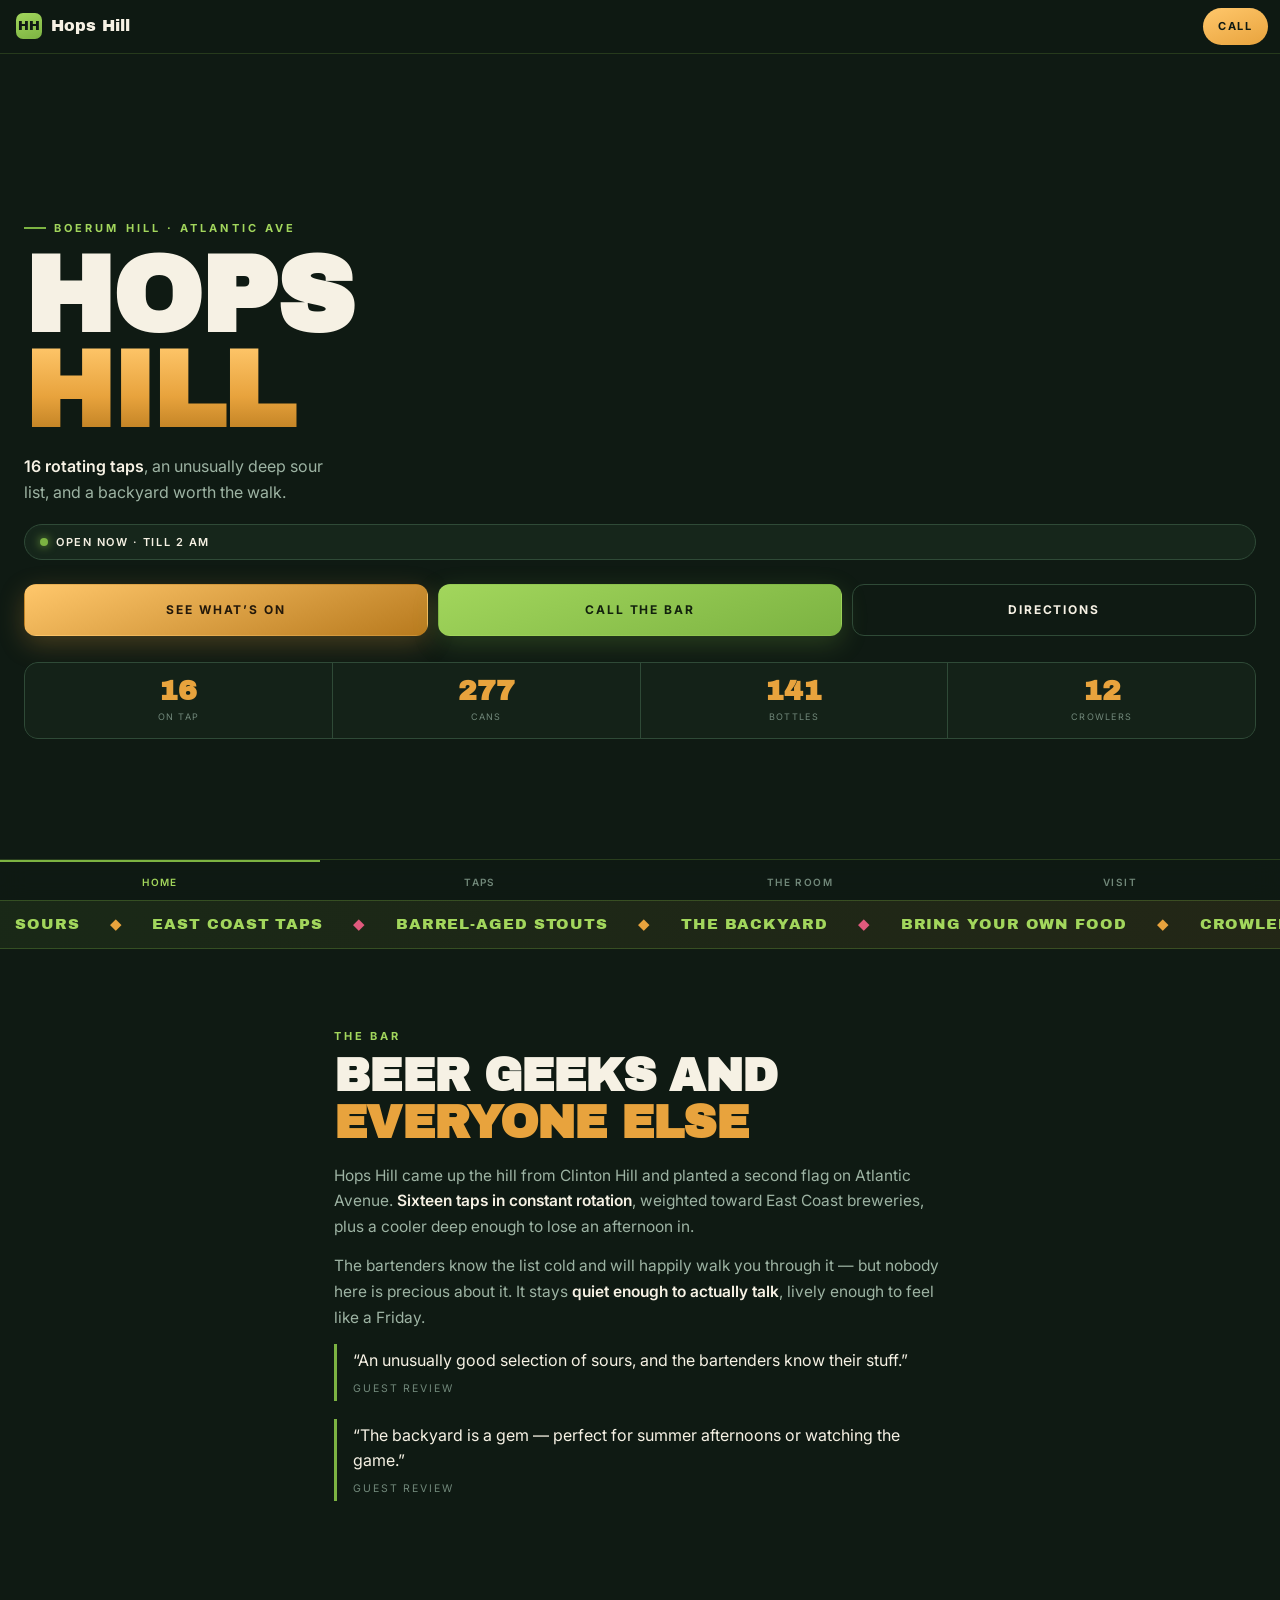
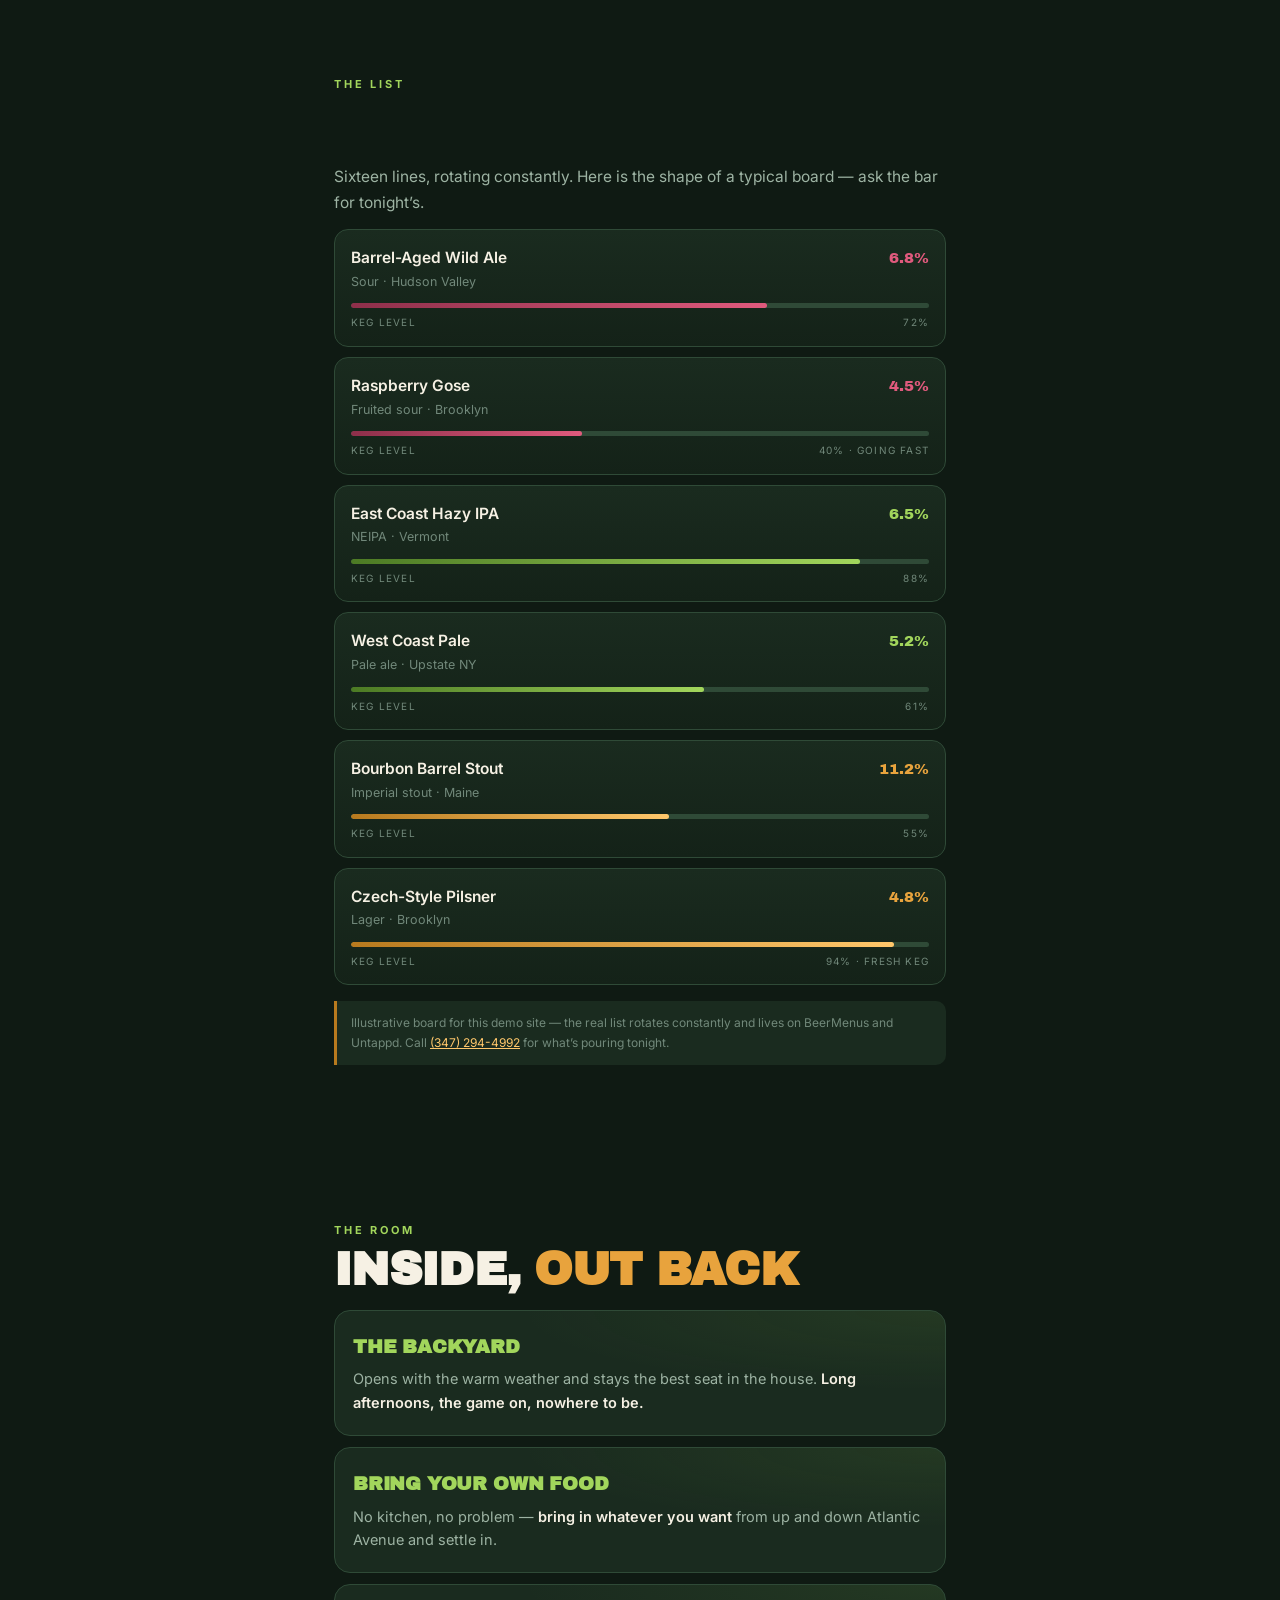
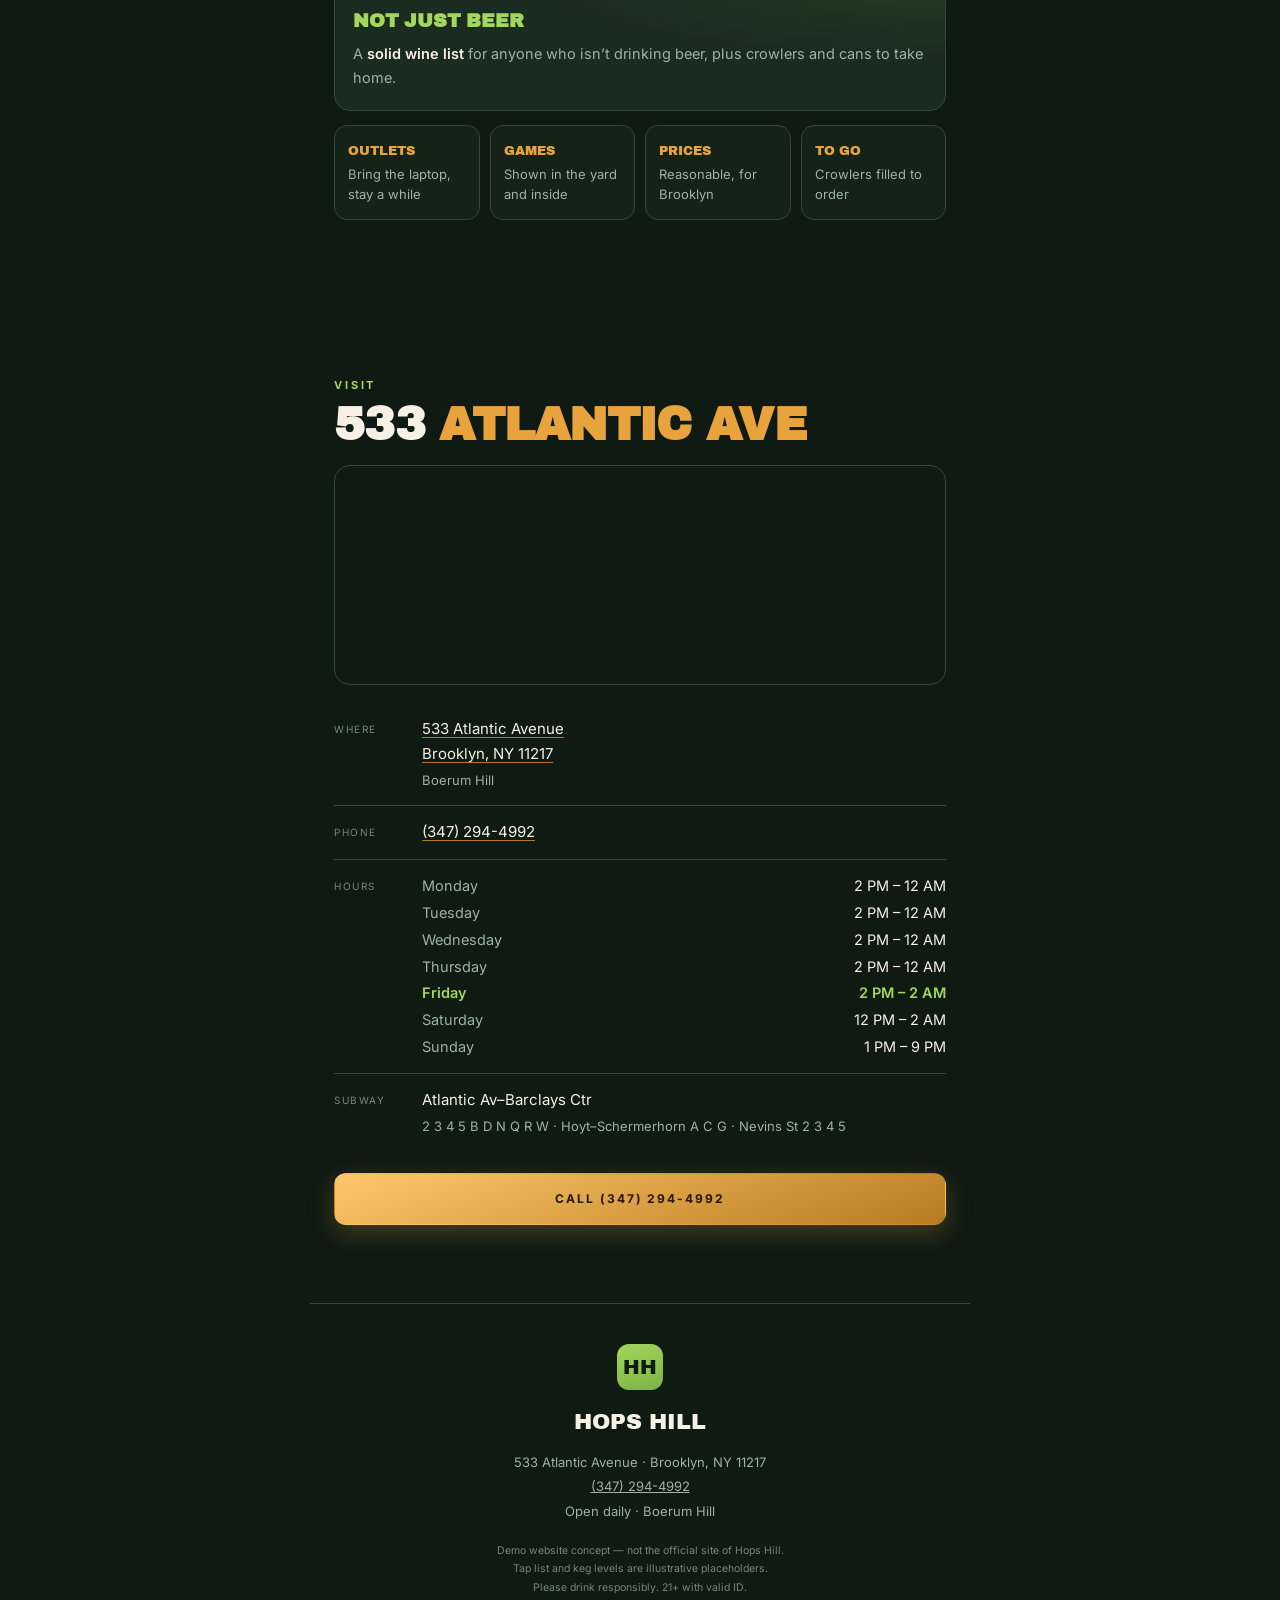
<file: hops-hill/index.html>
<!DOCTYPE html>
<html lang="en">
<head>
<meta charset="UTF-8" />
<meta name="viewport" content="width=device-width, initial-scale=1, viewport-fit=cover" />
<meta name="theme-color" content="#0f1a13" />
<meta name="description" content="Hops Hill at Atlantic — 16 rotating East Coast taps, a serious sour list and a backyard, on Atlantic Avenue in Boerum Hill, Brooklyn." />
<title>Hops Hill at Atlantic | Craft Beer &amp; Backyard | Boerum Hill, Brooklyn</title>

<meta property="og:title" content="Hops Hill at Atlantic — Craft Beer, Boerum Hill" />
<meta property="og:description" content="16 rotating taps, an unusually deep sour list, and a backyard worth the walk. 533 Atlantic Ave, Brooklyn." />
<meta property="og:type" content="bar" />

<link rel="preconnect" href="https://fonts.googleapis.com" crossorigin>
<link rel="preconnect" href="https://fonts.gstatic.com" crossorigin>
<link href="https://fonts.googleapis.com/css2?family=Archivo+Black&family=Inter:wght@300;400;500;600;700&display=swap" rel="stylesheet">

<style>
/* ============================= RESET ============================= */
*, *::before, *::after {
  margin: 0; padding: 0; box-sizing: border-box;
  -webkit-tap-highlight-color: transparent;
}

:root {
  /* Taproom: dark hop green, amber beer, cream head */
  --deep:     #0f1a13;
  --deep-2:   #142218;
  --panel:    #1a2b1f;
  --panel-2:  #223629;
  --rule:     #2f4a37;
  --hop:      #7cb342;
  --hop-hi:   #a2d65c;
  --amber:    #e8a33d;
  --amber-hi: #ffc76b;
  --amber-lo: #b87a1e;
  --sour:     #e05a7d;
  --cream:    #f6f1e4;
  --muted:    #9db3a3;
  --muted-2:  #71887a;
  --live:     #7cb342;
  --shut:     #c9584c;

  --nav-h: 54px;
  --pad-x: 18px;
  --pad-y: 52px;
  --safe-t: env(safe-area-inset-top, 0px);
  --safe-b: env(safe-area-inset-bottom, 0px);

  --display: 'Archivo Black', 'Arial Black', sans-serif;
  --body: 'Inter', -apple-system, BlinkMacSystemFont, 'Segoe UI', Roboto, sans-serif;
  --ease: cubic-bezier(0.16, 1, 0.3, 1);
  --spring: cubic-bezier(0.34, 1.4, 0.64, 1);
}

html {
  scroll-behavior: smooth;
  -webkit-text-size-adjust: 100%;
  scroll-padding-top: calc(var(--nav-h) + var(--safe-t) + 10px);
}

body {
  font-family: var(--body);
  background: var(--deep);
  color: var(--cream);
  line-height: 1.65;
  font-size: 16px;
  overflow-x: hidden;
  min-height: 100vh; min-height: 100dvh;
  padding-top: calc(var(--nav-h) + var(--safe-t));
  padding-bottom: calc(62px + var(--safe-b));
  -webkit-font-smoothing: antialiased;
  text-rendering: optimizeLegibility;
}

a { color: inherit; }
img { max-width: 100%; display: block; }

/* ============================= MOTION ============================= */
.reveal { opacity: 0; transform: translateY(24px); transition: opacity .7s var(--ease), transform .7s var(--ease); }
.reveal.in { opacity: 1; transform: none; }
.reveal[data-d="1"] { transition-delay: .08s }
.reveal[data-d="2"] { transition-delay: .16s }
.reveal[data-d="3"] { transition-delay: .24s }

@media (prefers-reduced-motion: reduce) {
  .reveal { opacity: 1; transform: none; transition: none; }
  html { scroll-behavior: auto; }
  .bubble, .marquee-track, .status .dot, .hero-glow { animation: none !important; }
  .fill span { transition: none !important; }
}

/* ============================= NAV ============================= */
.nav {
  position: fixed; inset: 0 0 auto 0; z-index: 60;
  height: calc(var(--nav-h) + var(--safe-t));
  padding: var(--safe-t) 12px 0 16px;
  display: flex; align-items: center; justify-content: space-between;
  background: rgba(15, 26, 19, .88);
  backdrop-filter: blur(14px); -webkit-backdrop-filter: blur(14px);
  border-bottom: 1px solid rgba(124, 179, 66, .22);
}
.nav-brand { display: flex; align-items: center; gap: 9px; text-decoration: none; }
.nav-mark {
  width: 26px; height: 26px; flex: none;
  display: grid; place-items: center;
  background: linear-gradient(160deg, var(--hop-hi), var(--hop));
  border-radius: 7px;
  font-family: var(--display); font-size: 13px; color: var(--deep);
}
.nav-name {
  font-family: var(--display); font-size: 16px;
  letter-spacing: .01em; color: var(--cream);
}
.nav-call {
  font-size: 11px; font-weight: 700;
  letter-spacing: .16em; text-transform: uppercase;
  color: var(--deep);
  background: linear-gradient(160deg, var(--amber-hi), var(--amber));
  padding: 9px 15px; border-radius: 999px; text-decoration: none;
  transition: transform .2s var(--spring);
}
.nav-call:active { transform: scale(.94); }

/* ============================= HERO ============================= */
.hero {
  position: relative; overflow: hidden;
  min-height: calc(100vh - var(--nav-h)); min-height: calc(100dvh - var(--nav-h));
  display: flex; flex-direction: column; justify-content: center;
  padding: 34px var(--pad-x) 30px;
}
.hero-glow {
  position: absolute; inset: -20% -30% auto -30%; height: 80%; z-index: 0;
  background: radial-gradient(closest-side, rgba(232, 163, 61, .22), transparent 72%);
  animation: drift 14s ease-in-out infinite alternate;
}
@keyframes drift { from { transform: translate3d(-4%, -2%, 0) } to { transform: translate3d(6%, 4%, 0) } }
.hero::after {
  content: ""; position: absolute; inset: 0; z-index: 0;
  background: linear-gradient(180deg, transparent 40%, var(--deep) 96%);
  pointer-events: none;
}
.hero > * { position: relative; z-index: 2; }

/* rising bubbles */
.bubbles { position: absolute; inset: 0; z-index: 1; pointer-events: none; overflow: hidden; }
.bubble {
  position: absolute; bottom: -40px; border-radius: 50%;
  background: radial-gradient(circle at 34% 30%,
    rgba(255, 248, 230, .95) 0%,
    rgba(255, 199, 107, .55) 42%,
    rgba(232, 163, 61, .18) 74%,
    transparent 88%);
  box-shadow: 0 0 10px rgba(255, 199, 107, .35);
  animation: rise linear infinite;
}
@keyframes rise {
  0%   { transform: translateY(0) translateX(0) scale(.7); opacity: 0 }
  12%  { opacity: .85 }
  85%  { opacity: .6 }
  100% { transform: translateY(-104vh) translateX(var(--dx, 12px)) scale(1.1); opacity: 0 }
}

.eyebrow {
  display: inline-flex; align-items: center; gap: 8px;
  font-size: 11px; font-weight: 700;
  letter-spacing: .28em; text-transform: uppercase;
  color: var(--hop-hi);
}
.eyebrow::before { content: ""; width: 22px; height: 2px; background: var(--hop); }

.hero h1 {
  font-family: var(--display);
  font-size: clamp(50px, 17vw, 108px);
  line-height: .88; letter-spacing: -.02em;
  text-transform: uppercase;
  margin: 12px 0 0;
}
.hero h1 .pour {
  display: block;
  background: linear-gradient(180deg, var(--amber-hi) 0%, var(--amber) 55%, var(--amber-lo) 100%);
  -webkit-background-clip: text; background-clip: text;
  -webkit-text-fill-color: transparent; color: var(--amber);
}
.hero-sub {
  margin-top: 14px; font-size: 16px; color: var(--muted); max-width: 30ch;
}
.hero-sub b { color: var(--cream); font-weight: 600; }

.status {
  display: inline-flex; align-items: center; gap: 8px;
  margin-top: 18px; padding: 8px 15px;
  border: 1px solid var(--rule); border-radius: 999px;
  background: rgba(26, 43, 31, .72);
  font-size: 11px; font-weight: 600;
  letter-spacing: .14em; text-transform: uppercase;
}
.status .dot {
  width: 8px; height: 8px; border-radius: 50%;
  background: var(--live); box-shadow: 0 0 10px var(--live);
  animation: pulse 2s ease-in-out infinite;
}
.status.shut .dot { background: var(--shut); box-shadow: 0 0 10px var(--shut); animation: none; }
@keyframes pulse { 0%,100% { opacity: 1 } 50% { opacity: .32 } }

.hero-cta { display: flex; gap: 10px; margin-top: 24px; flex-wrap: wrap; }
.btn {
  flex: 1 1 140px;
  display: inline-flex; align-items: center; justify-content: center;
  font-size: 12px; font-weight: 700;
  letter-spacing: .16em; text-transform: uppercase;
  padding: 15px 18px; border-radius: 12px;
  text-decoration: none; border: 1.5px solid transparent;
  transition: transform .18s var(--spring), background .25s;
}
.btn:active { transform: scale(.97); }
.btn-amber { background: linear-gradient(160deg, var(--amber-hi), var(--amber-lo)); color: #23180a; box-shadow: 0 8px 26px rgba(232,163,61,.26); }
.btn-hop   { background: linear-gradient(160deg, var(--hop-hi), var(--hop)); color: #12210d; box-shadow: 0 8px 26px rgba(124,179,66,.24); }
.btn-line  { border-color: var(--rule); color: var(--cream); }

/* stat strip */
.stats {
  display: grid; grid-template-columns: repeat(4, 1fr);
  gap: 1px; margin-top: 26px;
  background: var(--rule); border: 1px solid var(--rule); border-radius: 14px; overflow: hidden;
}
.stat { background: var(--deep-2); padding: 14px 6px; text-align: center; }
.stat b {
  display: block; font-family: var(--display);
  font-size: clamp(20px, 6vw, 28px); color: var(--amber); line-height: 1;
}
.stat span {
  display: block; margin-top: 5px;
  font-size: 9px; letter-spacing: .14em; text-transform: uppercase; color: var(--muted-2);
}

/* ============================= MARQUEE ============================= */
.marquee {
  overflow: hidden; padding: 11px 0;
  border-block: 1px solid rgba(124,179,66,.28);
  background: linear-gradient(90deg, rgba(124,179,66,.09), rgba(232,163,61,.09));
}
.marquee-track { display: flex; width: max-content; animation: slide 30s linear infinite; }
.marquee span {
  font-family: var(--display); font-size: 15px;
  letter-spacing: .06em; text-transform: uppercase;
  color: var(--hop-hi); white-space: nowrap; padding: 0 15px;
}
.marquee span:nth-child(4n+2) { color: var(--amber); }
.marquee span:nth-child(4n+4) { color: var(--sour); }
@keyframes slide { from { transform: translateX(0) } to { transform: translateX(-50%) } }

/* ============================= SECTIONS ============================= */
section { padding: var(--pad-y) var(--pad-x); max-width: 660px; margin: 0 auto; }
.kicker {
  font-size: 11px; font-weight: 700;
  letter-spacing: .26em; text-transform: uppercase; color: var(--hop-hi);
}
.title {
  font-family: var(--display);
  font-size: clamp(30px, 8.6vw, 46px);
  line-height: 1.02; letter-spacing: -.015em; text-transform: uppercase;
  margin: 8px 0 16px;
}
.title .amber { color: var(--amber); }
.lede { color: var(--muted); font-size: 15.5px; margin-bottom: 14px; }
.lede b { color: var(--cream); font-weight: 600; }

/* ---- Taps ---- */
.tap {
  border: 1px solid var(--rule); border-radius: 14px;
  background: linear-gradient(180deg, var(--panel), var(--deep-2));
  padding: 15px 16px; margin-bottom: 10px;
}
.tap-top { display: flex; justify-content: space-between; align-items: baseline; gap: 10px; }
.tap-name { font-weight: 600; font-size: 15.5px; color: var(--cream); }
.tap-style { font-size: 12.5px; color: var(--muted-2); margin-top: 1px; }
.tap-abv { font-family: var(--display); font-size: 15px; color: var(--amber); flex: none; }
.fill {
  height: 5px; border-radius: 99px; background: var(--rule);
  margin-top: 11px; overflow: hidden;
}
.fill span {
  display: block; height: 100%; width: 0; border-radius: 99px;
  background: linear-gradient(90deg, var(--amber-lo), var(--amber-hi));
  transition: width 1.1s var(--ease);
}
.tap.sour .fill span { background: linear-gradient(90deg, #8e2f4a, var(--sour)); }
.tap.sour .tap-abv { color: var(--sour); }
.tap.hoppy .fill span { background: linear-gradient(90deg, #4c7a24, var(--hop-hi)); }
.tap.hoppy .tap-abv { color: var(--hop-hi); }
.fill-label {
  display: flex; justify-content: space-between;
  font-size: 10px; letter-spacing: .12em; text-transform: uppercase;
  color: var(--muted-2); margin-top: 6px;
}

.note {
  margin-top: 16px; padding: 12px 14px;
  border-left: 3px solid var(--amber-lo); border-radius: 0 10px 10px 0;
  background: var(--panel); font-size: 12px; color: var(--muted-2); line-height: 1.65;
}
.note a { color: var(--amber-hi); }

/* ---- Feature cards ---- */
.feat {
  border: 1px solid var(--rule); border-radius: 16px;
  padding: 20px 18px; margin-bottom: 11px;
  background:
    radial-gradient(120% 110% at 100% 0%, rgba(124,179,66,.10), transparent 58%),
    var(--panel);
}
.feat h3 {
  font-family: var(--display); font-size: 19px;
  text-transform: uppercase; letter-spacing: -.01em;
  color: var(--hop-hi); margin-bottom: 5px;
}
.feat p { font-size: 14.5px; color: var(--muted); }
.feat p b { color: var(--cream); font-weight: 600; }

/* ---- Know ---- */
.know { display: grid; grid-template-columns: 1fr 1fr; gap: 10px; }
.know div {
  border: 1px solid var(--rule); border-radius: 13px;
  padding: 15px 13px; background: var(--deep-2);
}
.know dt {
  font-family: var(--display); font-size: 13px;
  text-transform: uppercase; color: var(--amber); margin-bottom: 3px;
}
.know dd { font-size: 13px; color: var(--muted); line-height: 1.5; }

/* ---- Quotes ---- */
.quote {
  border-left: 3px solid var(--hop);
  padding: 4px 0 4px 16px; margin-bottom: 18px;
}
.quote blockquote { font-size: 16px; color: var(--cream); line-height: 1.55; }
.quote cite {
  display: block; margin-top: 7px; font-style: normal;
  font-size: 10.5px; letter-spacing: .18em; text-transform: uppercase; color: var(--muted-2);
}

/* ---- Visit ---- */
.map { border: 1px solid var(--rule); border-radius: 16px; overflow: hidden; height: 220px; margin-bottom: 18px; }
.map iframe { width: 100%; height: 100%; border: 0; filter: grayscale(60%) contrast(1.05) brightness(.92); }
.row { display: flex; gap: 14px; padding: 14px 0; border-bottom: 1px solid var(--rule); }
.row:last-of-type { border-bottom: 0; }
.row dt {
  flex: 0 0 74px; font-size: 10px; letter-spacing: .16em;
  text-transform: uppercase; color: var(--muted-2); padding-top: 4px;
}
.row dd { flex: 1; font-size: 15px; color: var(--cream); }
.row dd small { display: block; font-size: 13px; color: var(--muted); margin-top: 3px; }
.row a { color: var(--cream); text-decoration-color: var(--amber-lo); text-underline-offset: 3px; }
.hrow { display: flex; justify-content: space-between; gap: 10px; font-size: 14.5px; }
.hrow + .hrow { margin-top: 3px; }
.hrow .d { color: var(--muted); }
.hrow.on .d, .hrow.on .t { color: var(--hop-hi); font-weight: 600; }

/* ============================= FOOTER ============================= */
footer {
  text-align: center; padding: 40px var(--pad-x) 26px;
  border-top: 1px solid var(--rule); max-width: 660px; margin: 0 auto;
}
footer .fmark {
  width: 46px; height: 46px; margin: 0 auto 14px;
  display: grid; place-items: center; border-radius: 12px;
  background: linear-gradient(160deg, var(--hop-hi), var(--hop));
  font-family: var(--display); font-size: 20px; color: var(--deep);
}
footer .fname { font-family: var(--display); font-size: 22px; text-transform: uppercase; }
footer .fmeta { font-size: 13px; color: var(--muted); margin-top: 9px; line-height: 1.9; }
footer .fine { font-size: 10.5px; color: var(--muted-2); margin-top: 18px; line-height: 1.8; }
footer a { color: var(--muted); }

/* ============================= TABS ============================= */
.tabs {
  position: fixed; inset: auto 0 0 0; z-index: 60;
  display: flex; padding-bottom: var(--safe-b);
  background: rgba(15, 26, 19, .95);
  backdrop-filter: blur(14px); -webkit-backdrop-filter: blur(14px);
  border-top: 1px solid rgba(124,179,66,.24);
}
.tabs a {
  flex: 1; text-align: center; padding: 12px 4px 10px;
  text-decoration: none; font-size: 10px; font-weight: 600;
  letter-spacing: .14em; text-transform: uppercase; color: var(--muted-2);
  border-top: 2px solid transparent;
  transition: color .25s, border-color .25s;
}
.tabs a.on { color: var(--hop-hi); border-top-color: var(--hop); }

@media (min-width: 720px) {
  :root { --pad-y: 78px; --pad-x: 24px; }
  .know { grid-template-columns: repeat(4, 1fr); }
}
</style>
</head>
<body>

<nav class="nav" aria-label="Primary">
  <a class="nav-brand" href="#top">
    <span class="nav-mark" aria-hidden="true">HH</span>
    <span class="nav-name">Hops Hill</span>
  </a>
  <a class="nav-call" href="tel:+13472944992">Call</a>
</nav>

<!-- ============================= HERO ============================= -->
<header class="hero" id="top">
  <div class="hero-glow" aria-hidden="true"></div>
  <div class="bubbles" id="bubbles" aria-hidden="true"></div>

  <p class="eyebrow">Boerum Hill &middot; Atlantic Ave</p>
  <h1>Hops<span class="pour">Hill</span></h1>
  <p class="hero-sub"><b>16 rotating taps</b>, an unusually deep sour list, and a backyard worth the walk.</p>

  <p class="status" id="status">
    <span class="dot" aria-hidden="true"></span>
    <span id="statusText">Open daily &middot; from 2 PM</span>
  </p>

  <div class="hero-cta">
    <a class="btn btn-amber" href="#taps">See what&rsquo;s on</a>
    <a class="btn btn-hop" href="tel:+13472944992">Call the bar</a>
    <a class="btn btn-line" href="#visit">Directions</a>
  </div>

  <dl class="stats" id="stats">
    <div class="stat"><b data-count="16">0</b><span>On tap</span></div>
    <div class="stat"><b data-count="277">0</b><span>Cans</span></div>
    <div class="stat"><b data-count="141">0</b><span>Bottles</span></div>
    <div class="stat"><b data-count="12">0</b><span>Crowlers</span></div>
  </dl>
</header>

<div class="marquee" aria-hidden="true">
  <div class="marquee-track" id="marquee">
    <span>Sours</span><span>&#9670;</span><span>East Coast Taps</span><span>&#9670;</span>
    <span>Barrel-Aged Stouts</span><span>&#9670;</span><span>The Backyard</span><span>&#9670;</span>
    <span>Bring Your Own Food</span><span>&#9670;</span><span>Crowlers To Go</span><span>&#9670;</span>
  </div>
</div>

<!-- ============================= ABOUT ============================= -->
<section id="about" aria-labelledby="about-t">
  <p class="kicker reveal">The Bar</p>
  <h2 class="title reveal" id="about-t">Beer geeks and <span class="amber">everyone else</span></h2>
  <p class="lede reveal">Hops Hill came up the hill from Clinton Hill and planted a second flag on Atlantic Avenue. <b>Sixteen taps in constant rotation</b>, weighted toward East Coast breweries, plus a cooler deep enough to lose an afternoon in.</p>
  <p class="lede reveal" data-d="1">The bartenders know the list cold and will happily walk you through it — but nobody here is precious about it. It stays <b>quiet enough to actually talk</b>, lively enough to feel like a Friday.</p>

  <div class="quote reveal" data-d="2">
    <blockquote>&ldquo;An unusually good selection of sours, and the bartenders know their stuff.&rdquo;</blockquote>
    <cite>Guest review</cite>
  </div>
  <div class="quote reveal" data-d="3">
    <blockquote>&ldquo;The backyard is a gem — perfect for summer afternoons or watching the game.&rdquo;</blockquote>
    <cite>Guest review</cite>
  </div>
</section>

<!-- ============================= TAPS ============================= -->
<section id="taps" aria-labelledby="taps-t">
  <p class="kicker reveal">The List</p>
  <h2 class="title reveal" id="taps-t">What&rsquo;s <span class="amber">on now</span></h2>
  <p class="lede reveal">Sixteen lines, rotating constantly. Here is the shape of a typical board — ask the bar for tonight&rsquo;s.</p>

  <div class="tap sour reveal">
    <div class="tap-top"><div><div class="tap-name">Barrel-Aged Wild Ale</div><div class="tap-style">Sour &middot; Hudson Valley</div></div><span class="tap-abv">6.8%</span></div>
    <div class="fill"><span data-fill="72"></span></div>
    <div class="fill-label"><span>Keg level</span><span>72%</span></div>
  </div>
  <div class="tap sour reveal">
    <div class="tap-top"><div><div class="tap-name">Raspberry Gose</div><div class="tap-style">Fruited sour &middot; Brooklyn</div></div><span class="tap-abv">4.5%</span></div>
    <div class="fill"><span data-fill="40"></span></div>
    <div class="fill-label"><span>Keg level</span><span>40% &middot; going fast</span></div>
  </div>
  <div class="tap hoppy reveal">
    <div class="tap-top"><div><div class="tap-name">East Coast Hazy IPA</div><div class="tap-style">NEIPA &middot; Vermont</div></div><span class="tap-abv">6.5%</span></div>
    <div class="fill"><span data-fill="88"></span></div>
    <div class="fill-label"><span>Keg level</span><span>88%</span></div>
  </div>
  <div class="tap hoppy reveal">
    <div class="tap-top"><div><div class="tap-name">West Coast Pale</div><div class="tap-style">Pale ale &middot; Upstate NY</div></div><span class="tap-abv">5.2%</span></div>
    <div class="fill"><span data-fill="61"></span></div>
    <div class="fill-label"><span>Keg level</span><span>61%</span></div>
  </div>
  <div class="tap reveal">
    <div class="tap-top"><div><div class="tap-name">Bourbon Barrel Stout</div><div class="tap-style">Imperial stout &middot; Maine</div></div><span class="tap-abv">11.2%</span></div>
    <div class="fill"><span data-fill="55"></span></div>
    <div class="fill-label"><span>Keg level</span><span>55%</span></div>
  </div>
  <div class="tap reveal">
    <div class="tap-top"><div><div class="tap-name">Czech-Style Pilsner</div><div class="tap-style">Lager &middot; Brooklyn</div></div><span class="tap-abv">4.8%</span></div>
    <div class="fill"><span data-fill="94"></span></div>
    <div class="fill-label"><span>Keg level</span><span>94% &middot; fresh keg</span></div>
  </div>

  <p class="note">Illustrative board for this demo site — the real list rotates constantly and lives on BeerMenus and Untappd. Call <a href="tel:+13472944992">(347) 294-4992</a> for what&rsquo;s pouring tonight.</p>
</section>

<!-- ============================= THE ROOM ============================= -->
<section id="room" aria-labelledby="room-t">
  <p class="kicker reveal">The Room</p>
  <h2 class="title reveal" id="room-t">Inside, <span class="amber">out back</span></h2>

  <div class="feat reveal">
    <h3>The Backyard</h3>
    <p>Opens with the warm weather and stays the best seat in the house. <b>Long afternoons, the game on, nowhere to be.</b></p>
  </div>
  <div class="feat reveal" data-d="1">
    <h3>Bring Your Own Food</h3>
    <p>No kitchen, no problem — <b>bring in whatever you want</b> from up and down Atlantic Avenue and settle in.</p>
  </div>
  <div class="feat reveal" data-d="2">
    <h3>Not Just Beer</h3>
    <p>A <b>solid wine list</b> for anyone who isn&rsquo;t drinking beer, plus crowlers and cans to take home.</p>
  </div>

  <dl class="know reveal" data-d="3" style="margin-top:14px">
    <div><dt>Outlets</dt><dd>Bring the laptop, stay a while</dd></div>
    <div><dt>Games</dt><dd>Shown in the yard and inside</dd></div>
    <div><dt>Prices</dt><dd>Reasonable, for Brooklyn</dd></div>
    <div><dt>To Go</dt><dd>Crowlers filled to order</dd></div>
  </dl>
</section>

<!-- ============================= VISIT ============================= -->
<section id="visit" aria-labelledby="visit-t">
  <p class="kicker reveal">Visit</p>
  <h2 class="title reveal" id="visit-t">533 <span class="amber">Atlantic Ave</span></h2>

  <div class="map reveal">
    <iframe title="Map — Hops Hill, 533 Atlantic Avenue, Brooklyn" loading="lazy"
      src="https://maps.google.com/maps?q=533%20Atlantic%20Ave%2C%20Brooklyn%2C%20NY%2011217&z=16&output=embed"
      referrerpolicy="no-referrer-when-downgrade" allowfullscreen></iframe>
  </div>

  <dl class="reveal">
    <div class="row">
      <dt>Where</dt>
      <dd><a href="https://maps.google.com/?q=533+Atlantic+Ave,+Brooklyn,+NY+11217" target="_blank" rel="noopener">533 Atlantic Avenue<br>Brooklyn, NY 11217</a><small>Boerum Hill</small></dd>
    </div>
    <div class="row">
      <dt>Phone</dt>
      <dd><a href="tel:+13472944992">(347) 294-4992</a></dd>
    </div>
    <div class="row">
      <dt>Hours</dt>
      <dd id="hours">
        <div class="hrow" data-d="1"><span class="d">Monday</span><span class="t">2 PM – 12 AM</span></div>
        <div class="hrow" data-d="2"><span class="d">Tuesday</span><span class="t">2 PM – 12 AM</span></div>
        <div class="hrow" data-d="3"><span class="d">Wednesday</span><span class="t">2 PM – 12 AM</span></div>
        <div class="hrow" data-d="4"><span class="d">Thursday</span><span class="t">2 PM – 12 AM</span></div>
        <div class="hrow" data-d="5"><span class="d">Friday</span><span class="t">2 PM – 2 AM</span></div>
        <div class="hrow" data-d="6"><span class="d">Saturday</span><span class="t">12 PM – 2 AM</span></div>
        <div class="hrow" data-d="0"><span class="d">Sunday</span><span class="t">1 PM – 9 PM</span></div>
      </dd>
    </div>
    <div class="row">
      <dt>Subway</dt>
      <dd>Atlantic Av–Barclays Ctr<br><small>2 3 4 5 B D N Q R W &middot; Hoyt–Schermerhorn A C G &middot; Nevins St 2 3 4 5</small></dd>
    </div>
  </dl>

  <a class="btn btn-amber reveal" style="width:100%;margin-top:22px" href="tel:+13472944992">Call (347) 294-4992</a>
</section>

<footer>
  <div class="fmark" aria-hidden="true">HH</div>
  <p class="fname">Hops Hill</p>
  <p class="fmeta">
    533 Atlantic Avenue &middot; Brooklyn, NY 11217<br>
    <a href="tel:+13472944992">(347) 294-4992</a><br>
    Open daily &middot; Boerum Hill
  </p>
  <p class="fine">
    Demo website concept — not the official site of Hops Hill.<br>
    Tap list and keg levels are illustrative placeholders.<br>
    Please drink responsibly. 21+ with valid ID.
  </p>
</footer>

<nav class="tabs" aria-label="Sections">
  <a href="#top" class="on" data-s="top">Home</a>
  <a href="#taps" data-s="taps">Taps</a>
  <a href="#room" data-s="room">The Room</a>
  <a href="#visit" data-s="visit">Visit</a>
</nav>

<script>
(function () {
  "use strict";
  var reduce = window.matchMedia && window.matchMedia("(prefers-reduced-motion: reduce)").matches;

  /* ---- Hours: Mon-Thu 14-24, Fri 14-26, Sat 12-26, Sun 13-21 ---- */
  var HOURS = {
    0: [13, 21], 1: [14, 24], 2: [14, 24], 3: [14, 24],
    4: [14, 24], 5: [14, 26], 6: [12, 26]
  };
  var LABEL = { 0: "9 PM", 1: "midnight", 2: "midnight", 3: "midnight", 4: "midnight", 5: "2 AM", 6: "2 AM" };

  function nyNow() {
    try { return new Date(new Date().toLocaleString("en-US", { timeZone: "America/New_York" })); }
    catch (e) { return new Date(); }
  }

  function refresh() {
    var pill = document.getElementById("status"), txt = document.getElementById("statusText");
    if (!pill || !txt) return;
    var now = nyNow(), day = now.getDay(), h = now.getHours() + now.getMinutes() / 60;

    // a session that runs past midnight belongs to the previous day
    var prev = (day + 6) % 7, prevRange = HOURS[prev], openDay = day, open = false;
    if (prevRange[1] > 24 && h < prevRange[1] - 24) { open = true; openDay = prev; }
    else {
      var r = HOURS[day];
      if (h >= r[0] && h < Math.min(r[1], 24)) { open = true; }
    }

    pill.classList.toggle("shut", !open);
    if (open) {
      txt.textContent = "Open now · till " + LABEL[openDay];
    } else {
      var r2 = HOURS[day];
      txt.textContent = h < r2[0]
        ? "Opens today at " + (r2[0] > 12 ? (r2[0] - 12) + " PM" : r2[0] + " PM")
        : "Closed · back tomorrow";
    }

    Array.prototype.forEach.call(document.querySelectorAll(".hrow"), function (row) {
      row.classList.toggle("on", Number(row.getAttribute("data-d")) === openDay);
    });
  }
  refresh();
  setInterval(refresh, 60000);

  /* ---- Bubbles ---- */
  if (!reduce) {
    var host = document.getElementById("bubbles");
    for (var i = 0; i < 16; i++) {
      var b = document.createElement("i");
      var size = 5 + Math.round(Math.random() * 16);
      b.className = "bubble";
      b.style.width = b.style.height = size + "px";
      b.style.left = Math.round(Math.random() * 98) + "%";
      b.style.animationDuration = (9 + Math.random() * 11).toFixed(1) + "s";
      b.style.animationDelay = (-Math.random() * 14).toFixed(1) + "s";
      b.style.setProperty("--dx", (Math.random() * 60 - 30).toFixed(0) + "px");
      host.appendChild(b);
    }
  }

  /* ---- Seamless marquee ---- */
  var mq = document.getElementById("marquee");
  if (mq) mq.innerHTML += mq.innerHTML;

  /* ---- Reveal + one-shot animations ---- */
  function fillBars(scope) {
    Array.prototype.forEach.call(scope.querySelectorAll(".fill span"), function (s) {
      s.style.width = s.getAttribute("data-fill") + "%";
    });
  }

  function countUp(el) {
    var target = Number(el.getAttribute("data-count")), t0 = null;
    if (reduce) { el.textContent = target; return; }
    function step(ts) {
      if (t0 === null) t0 = ts;
      var p = Math.min((ts - t0) / 1100, 1);
      el.textContent = Math.round(target * (1 - Math.pow(1 - p, 3)));
      if (p < 1) requestAnimationFrame(step);
    }
    requestAnimationFrame(step);
  }

  if ("IntersectionObserver" in window) {
    var io = new IntersectionObserver(function (es) {
      es.forEach(function (e) {
        if (!e.isIntersecting) return;
        e.target.classList.add("in");
        fillBars(e.target);
        io.unobserve(e.target);
      });
    }, { rootMargin: "0px 0px -8% 0px", threshold: 0.08 });
    Array.prototype.forEach.call(document.querySelectorAll(".reveal"), function (el) { io.observe(el); });

    var so = new IntersectionObserver(function (es) {
      es.forEach(function (e) {
        if (!e.isIntersecting) return;
        Array.prototype.forEach.call(e.target.querySelectorAll("[data-count]"), countUp);
        so.unobserve(e.target);
      });
    }, { threshold: 0.4 });
    var stats = document.getElementById("stats");
    if (stats) so.observe(stats);
  } else {
    Array.prototype.forEach.call(document.querySelectorAll(".reveal"), function (el) { el.classList.add("in"); });
    fillBars(document);
    Array.prototype.forEach.call(document.querySelectorAll("[data-count]"), function (el) {
      el.textContent = el.getAttribute("data-count");
    });
  }

  /* ---- Scrollspy ---- */
  var links = Array.prototype.slice.call(document.querySelectorAll(".tabs a"));
  var secs = ["top", "taps", "room", "visit"].map(function (id) { return document.getElementById(id); }).filter(Boolean);
  function spy() {
    var mark = window.scrollY + window.innerHeight * 0.4, cur = secs[0];
    secs.forEach(function (s) { if (s.offsetTop <= mark) cur = s; });
    links.forEach(function (a) { a.classList.toggle("on", a.getAttribute("data-s") === cur.id); });
  }
  var busy = false;
  window.addEventListener("scroll", function () {
    if (busy) return;
    busy = true;
    requestAnimationFrame(function () { spy(); busy = false; });
  }, { passive: true });
  spy();
})();
</script>
</body>
</html>
</file>
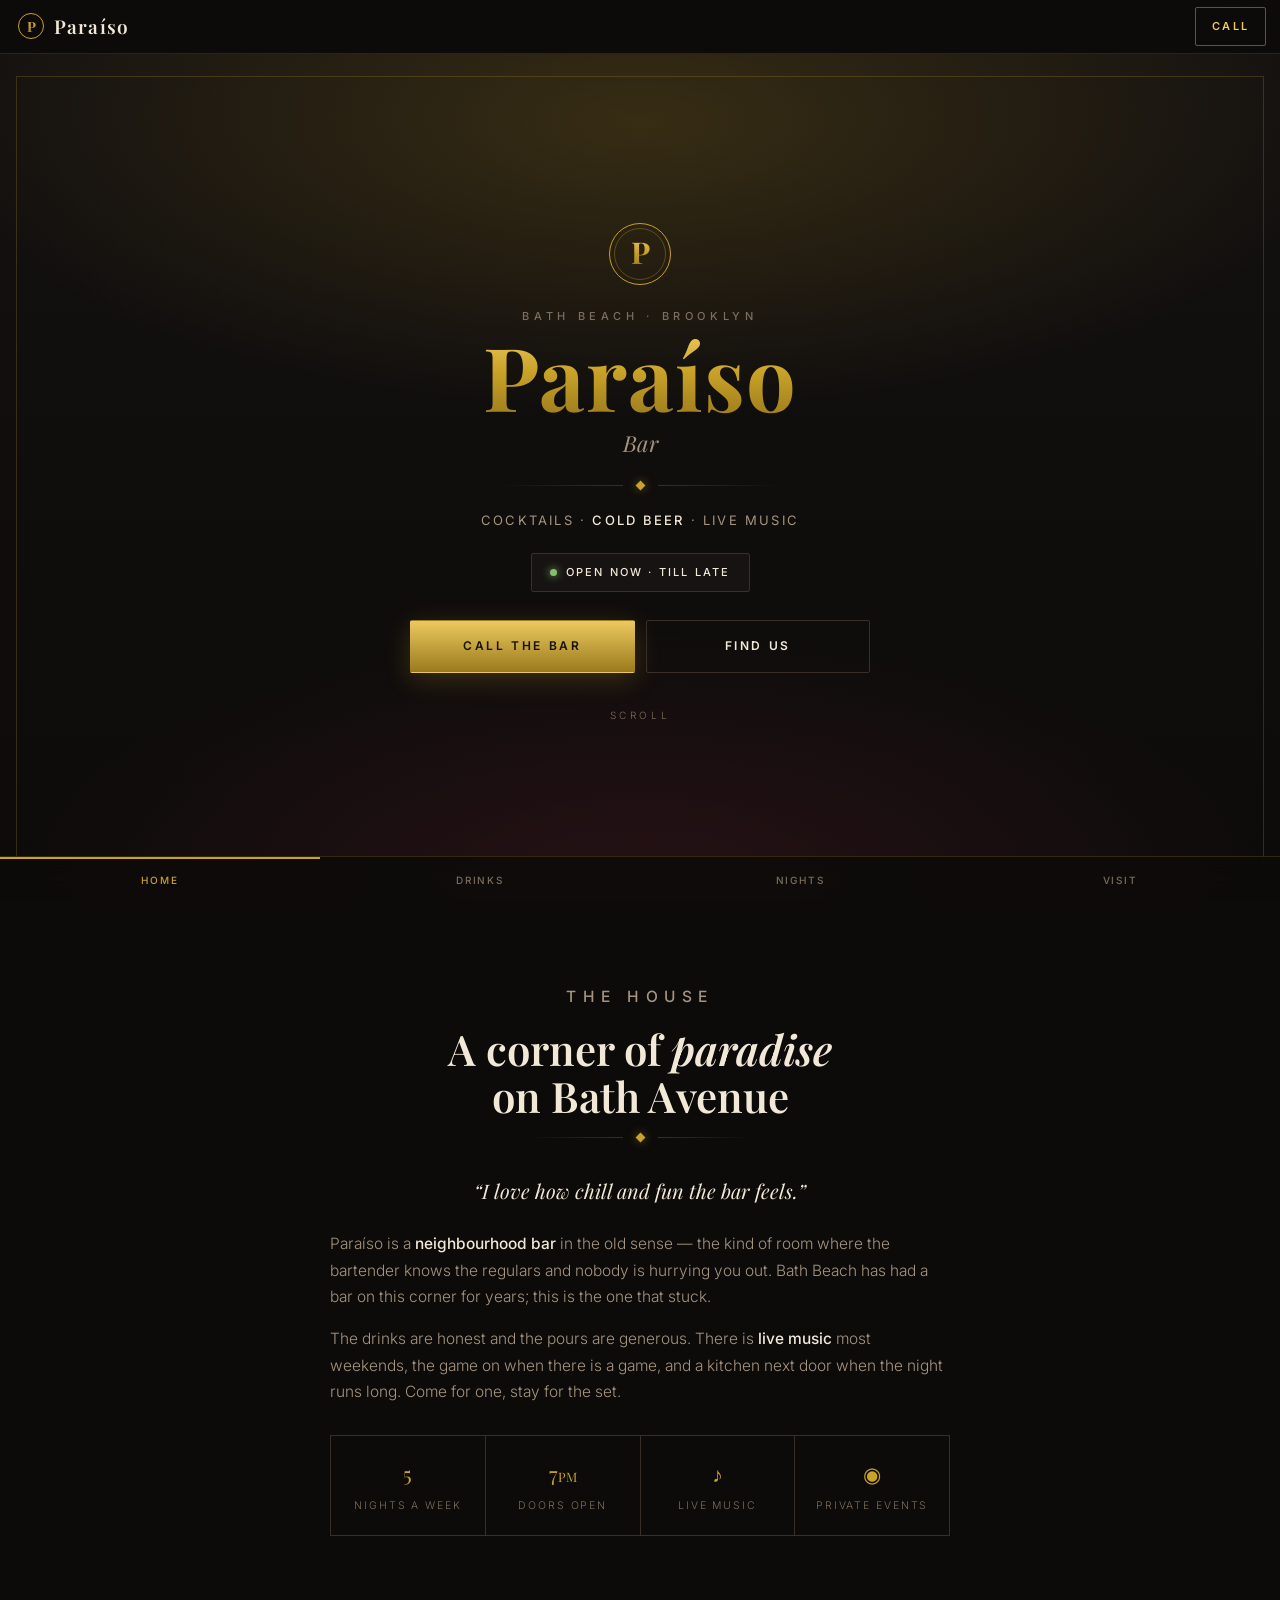
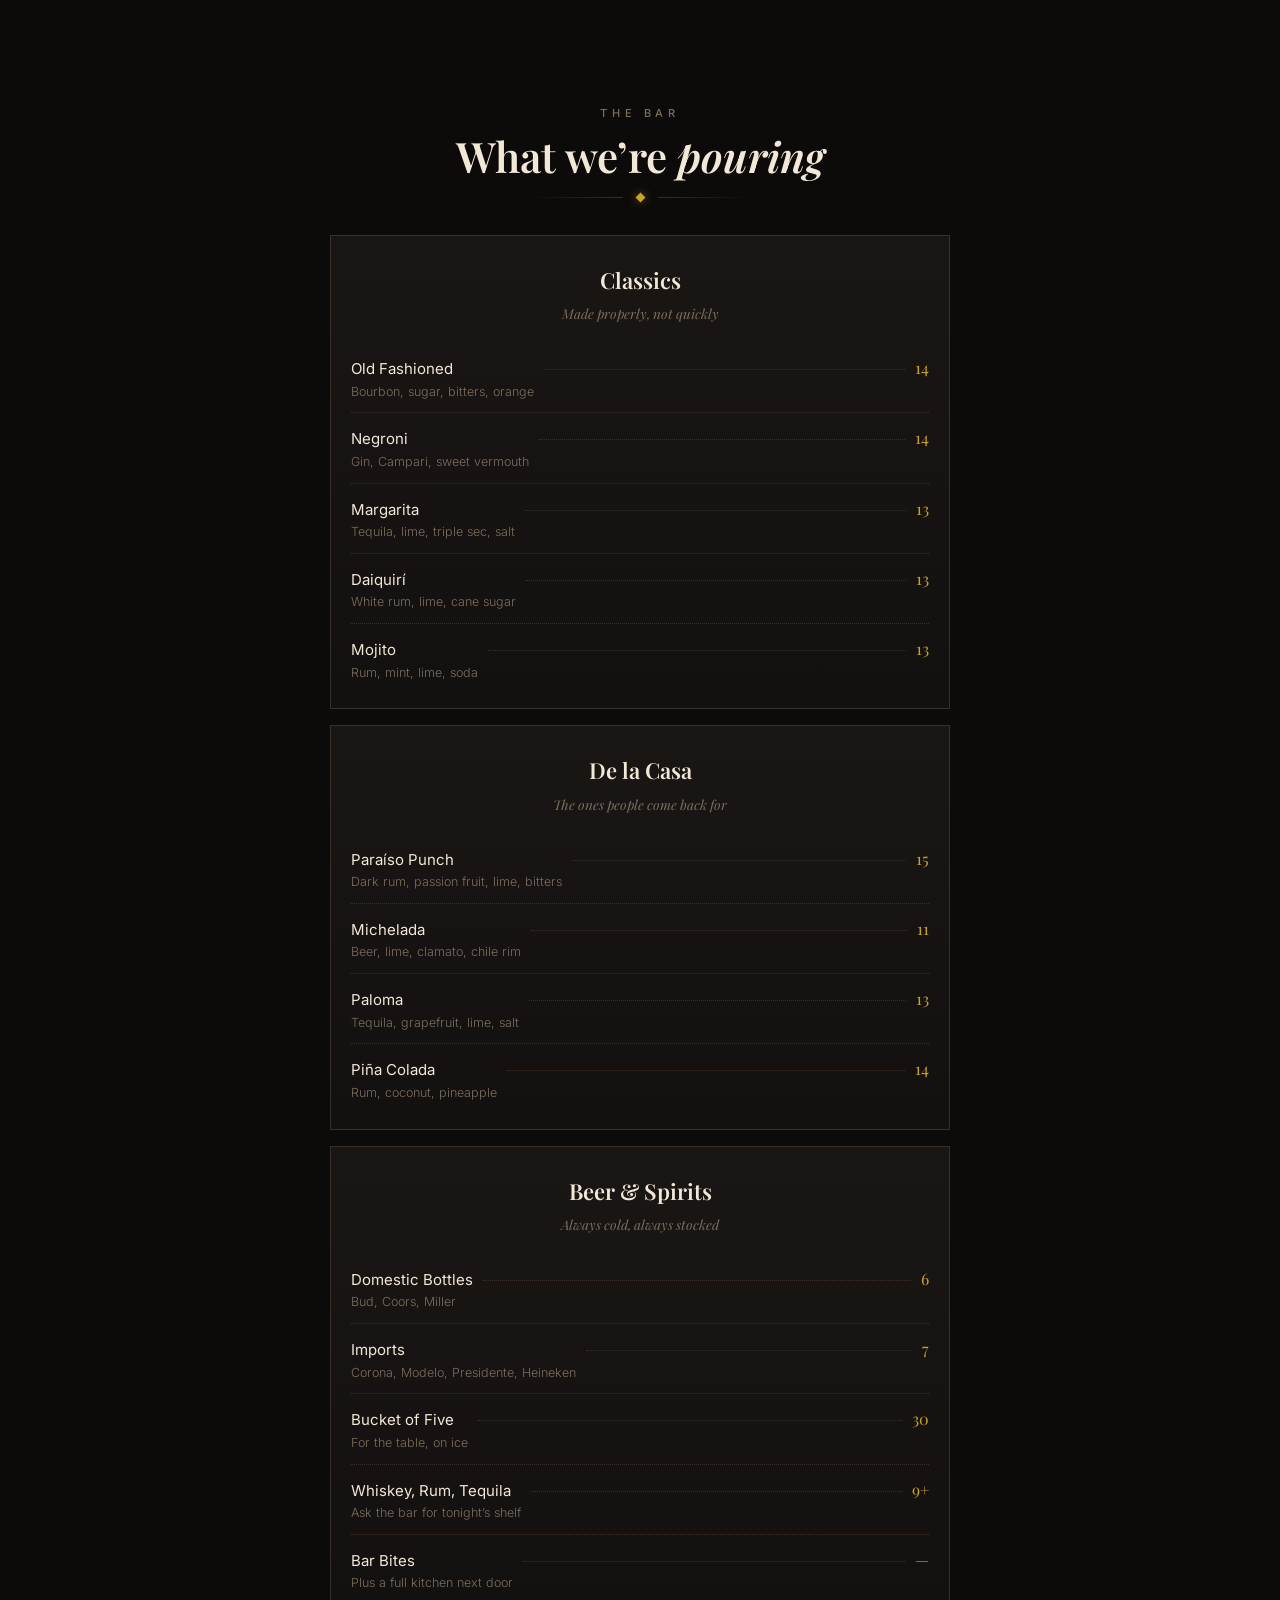
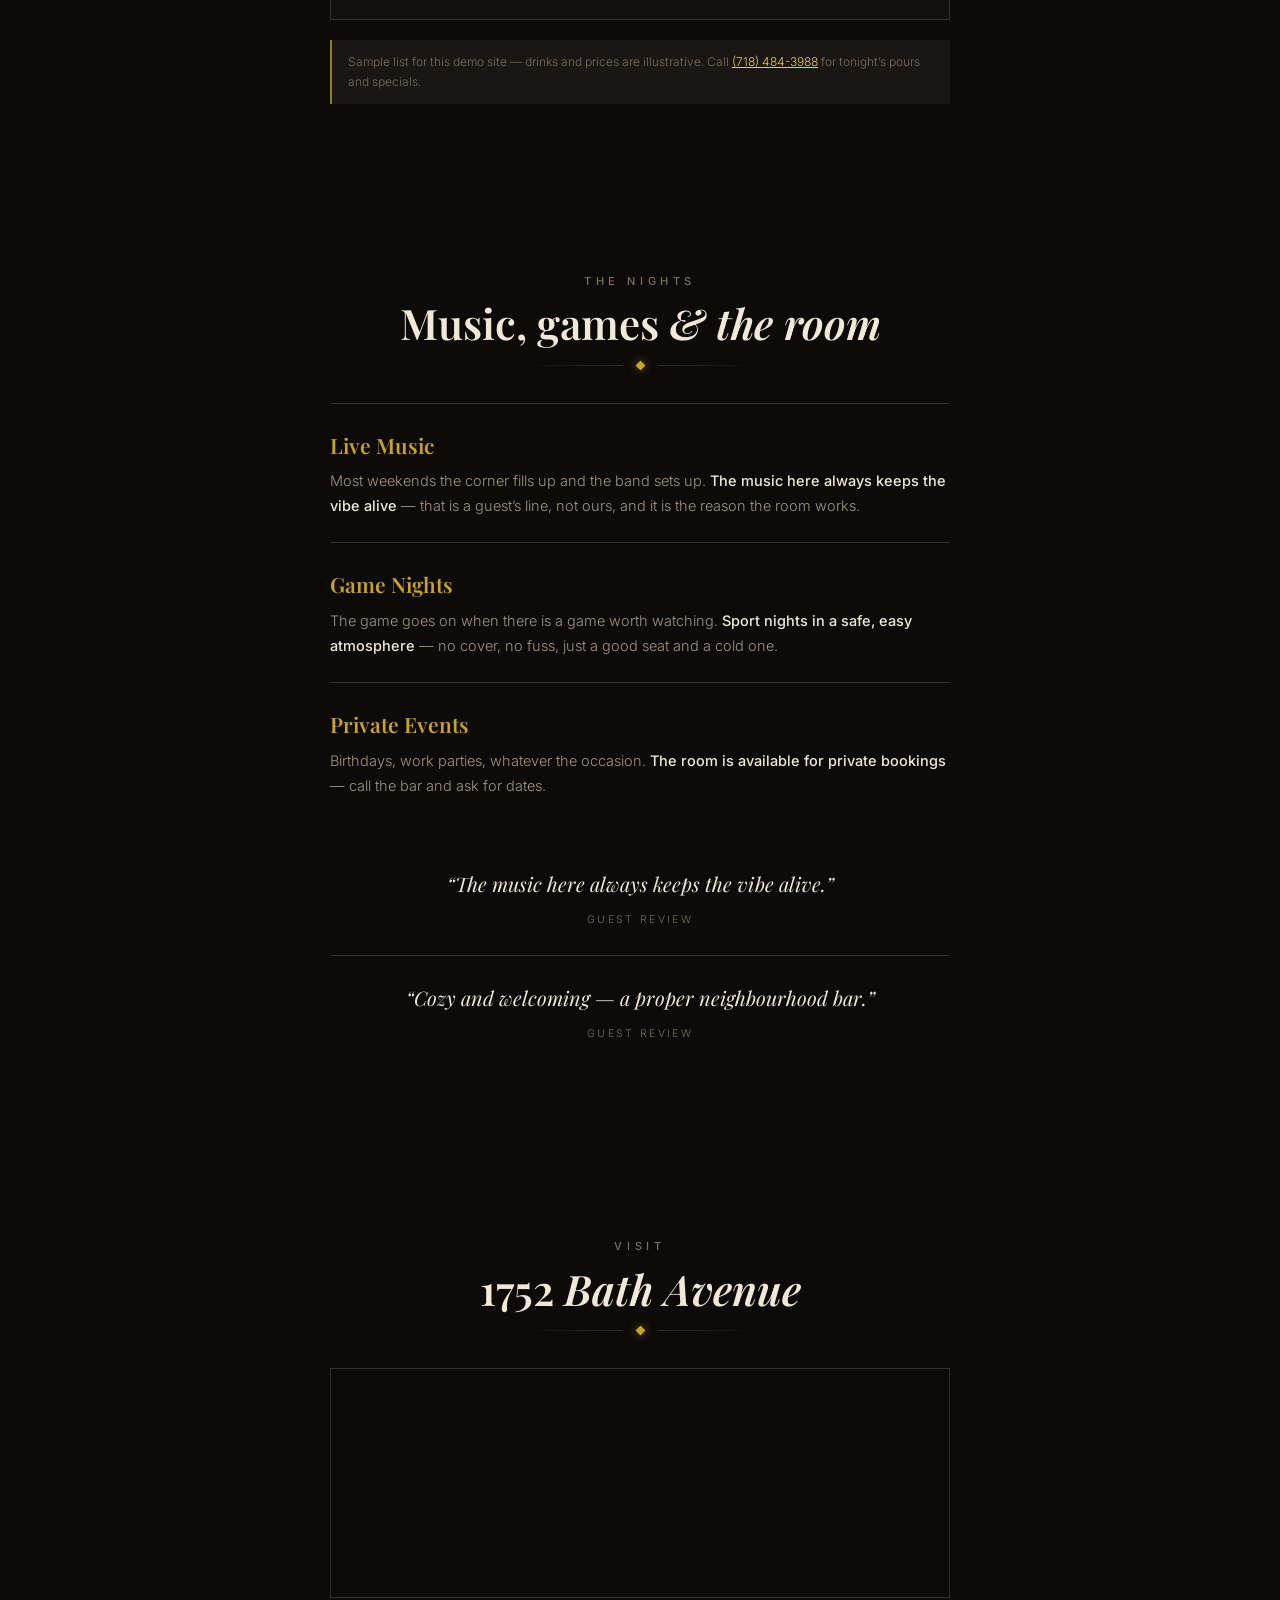
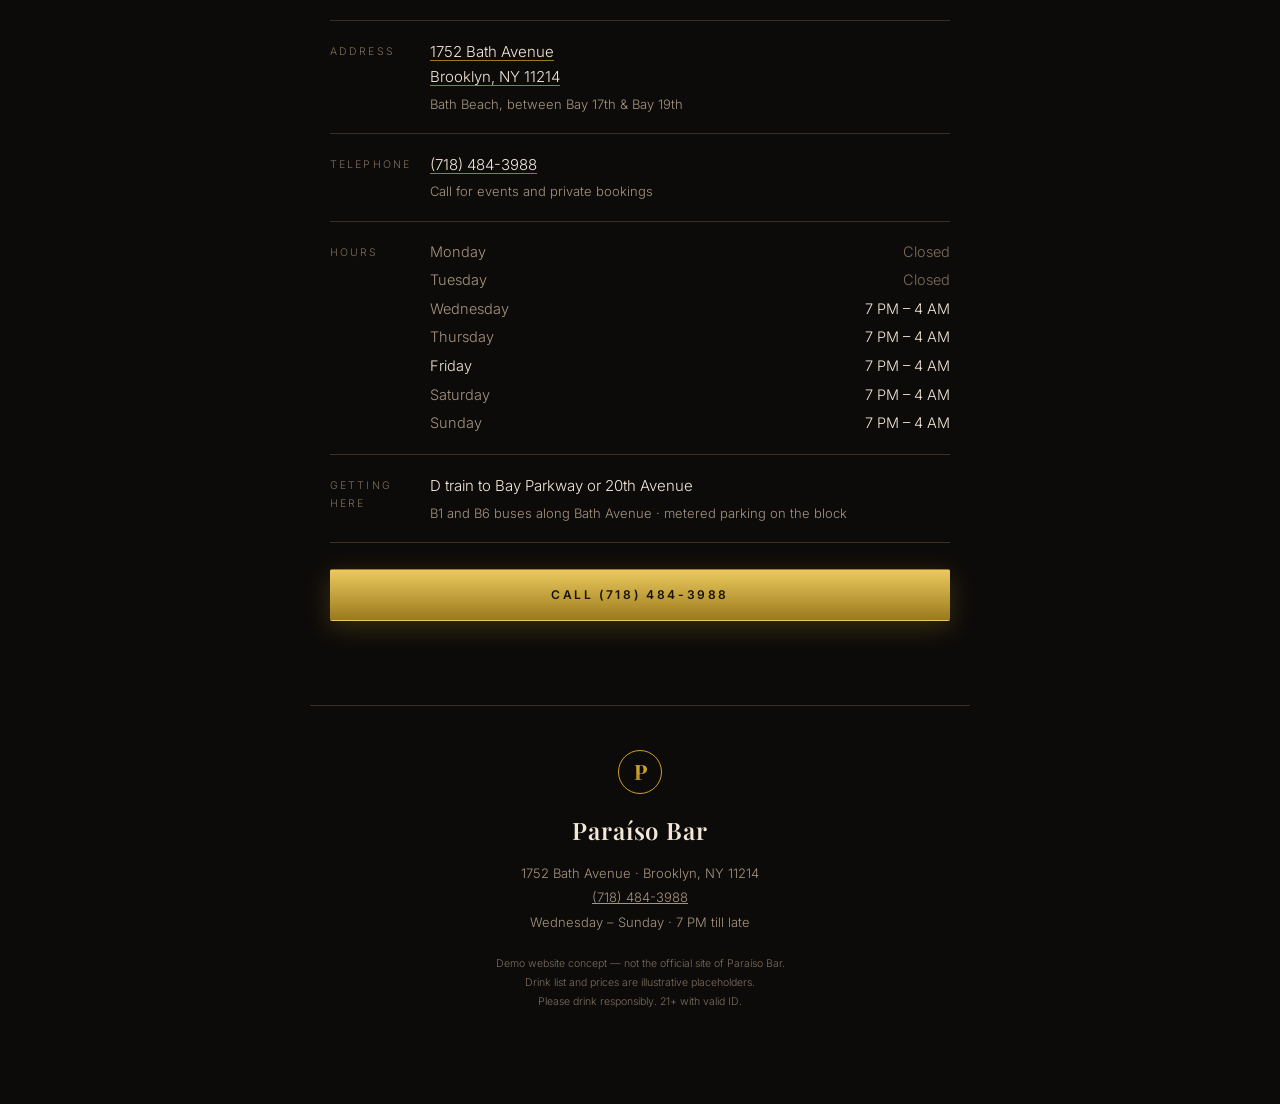
<file: paraiso-bar/index.html>
<!DOCTYPE html>
<html lang="en">
<head>
<meta charset="UTF-8" />
<meta name="viewport" content="width=device-width, initial-scale=1, viewport-fit=cover" />
<meta name="theme-color" content="#0d0b0a" />
<meta name="description" content="Paraíso Bar — a neighbourhood bar in Bath Beach, Brooklyn. Cocktails, cold beer and live music, Wednesday through Sunday from 7 PM. 1752 Bath Avenue." />
<title>Paraíso Bar | Bath Beach, Brooklyn | Cocktails &amp; Live Music</title>

<meta property="og:title" content="Paraíso Bar — Bath Beach, Brooklyn" />
<meta property="og:description" content="Cocktails, cold beer and live music on Bath Avenue. Wednesday to Sunday, 7 PM till late." />
<meta property="og:type" content="bar" />

<link rel="preconnect" href="https://fonts.googleapis.com" crossorigin>
<link rel="preconnect" href="https://fonts.gstatic.com" crossorigin>
<link href="https://fonts.googleapis.com/css2?family=Playfair+Display:ital,wght@0,400;0,600;0,700;1,400&family=Inter:wght@300;400;500;600&display=swap" rel="stylesheet">

<style>
/* ============================ RESET ============================ */
*, *::before, *::after {
  margin: 0; padding: 0; box-sizing: border-box;
  -webkit-tap-highlight-color: transparent;
}

:root {
  /* A dark room, brass fittings, a bottle of something amber */
  --ink:        #0d0b0a;
  --ink-2:      #131010;
  --panel:      #1a1614;
  --panel-2:    #221c19;
  --rule:       #3a2f28;
  --brass:      #c9a227;
  --brass-lo:   #9a7a1c;
  --brass-hi:   #ecc95f;
  --wine:       #6d2233;
  --palm:       #2f5d4a;
  --cream:      #f2e8d8;
  --muted:      #a5947f;
  --muted-2:    #7d6e5d;
  --live:       #86c06c;
  --closed:     #b7574a;

  --nav-h: 54px;
  --pad-x: 20px;
  --pad-y: 56px;
  --safe-t: env(safe-area-inset-top, 0px);
  --safe-b: env(safe-area-inset-bottom, 0px);

  --serif: 'Playfair Display', Georgia, 'Times New Roman', serif;
  --sans: 'Inter', -apple-system, BlinkMacSystemFont, 'Segoe UI', Roboto, sans-serif;
  --ease: cubic-bezier(0.16, 1, 0.3, 1);
}

html {
  scroll-behavior: smooth;
  -webkit-text-size-adjust: 100%;
  scroll-padding-top: calc(var(--nav-h) + var(--safe-t) + 10px);
}

body {
  font-family: var(--sans);
  font-weight: 300;
  background: var(--ink);
  color: var(--cream);
  line-height: 1.7;
  font-size: 16px;
  overflow-x: hidden;
  min-height: 100vh; min-height: 100dvh;
  padding-top: calc(var(--nav-h) + var(--safe-t));
  padding-bottom: calc(62px + var(--safe-b));
  -webkit-font-smoothing: antialiased;
  text-rendering: optimizeLegibility;
}

/* A faint paper grain over the whole page — keeps the dark from going flat */
body::before {
  content: ""; position: fixed; inset: 0; z-index: 1; pointer-events: none;
  opacity: 0.16;
  background-image: url("data:image/svg+xml,%3Csvg xmlns='http://www.w3.org/2000/svg' width='140' height='140'%3E%3Cfilter id='n'%3E%3CfeTurbulence type='fractalNoise' baseFrequency='0.85' numOctaves='3'/%3E%3C/filter%3E%3Crect width='140' height='140' filter='url(%23n)' opacity='0.5'/%3E%3C/svg%3E");
}
body > * { position: relative; z-index: 2; }

a { color: inherit; }

/* ============================ SHARED ============================ */
.brass-text {
  background: linear-gradient(180deg, var(--brass-hi) 0%, var(--brass) 45%, var(--brass-lo) 100%);
  -webkit-background-clip: text; background-clip: text;
  -webkit-text-fill-color: transparent; color: var(--brass);
}

.overline {
  font-family: var(--sans);
  font-size: 11px; font-weight: 500;
  letter-spacing: 0.42em; text-transform: uppercase;
  color: var(--muted-2);
}

/* Art-deco divider: rule — diamond — rule */
.ornament {
  display: flex; align-items: center; gap: 14px;
  margin: 0 auto;
}
.ornament::before, .ornament::after {
  content: ""; height: 1px; flex: 1;
  background: linear-gradient(90deg, transparent, var(--rule));
}
.ornament::after { background: linear-gradient(90deg, var(--rule), transparent); }
.ornament i {
  width: 7px; height: 7px; flex: none;
  transform: rotate(45deg);
  background: var(--brass);
  box-shadow: 0 0 10px rgba(201, 162, 39, 0.5);
}

.reveal { opacity: 0; transform: translateY(20px); transition: opacity .8s var(--ease), transform .8s var(--ease); }
.reveal.in { opacity: 1; transform: none; }
@media (prefers-reduced-motion: reduce) {
  .reveal { opacity: 1; transform: none; transition: none; }
  html { scroll-behavior: auto; }
}

/* ============================ NAV ============================ */
.nav {
  position: fixed; top: 0; left: 0; right: 0; z-index: 60;
  height: calc(var(--nav-h) + var(--safe-t));
  padding: var(--safe-t) 14px 0 18px;
  display: flex; align-items: center; justify-content: space-between;
  background: rgba(13, 11, 10, 0.86);
  backdrop-filter: blur(16px); -webkit-backdrop-filter: blur(16px);
  border-bottom: 1px solid rgba(201, 162, 39, 0.18);
}
.nav-brand {
  display: flex; align-items: center; gap: 10px;
  text-decoration: none;
}
.nav-crest {
  width: 26px; height: 26px; flex: none;
  border: 1px solid var(--brass); border-radius: 50%;
  display: grid; place-items: center;
  font-family: var(--serif); font-size: 14px; font-weight: 700;
  color: var(--brass);
}
.nav-name {
  font-family: var(--serif); font-size: 19px; font-weight: 600;
  letter-spacing: 0.06em; color: var(--cream);
}
.nav-call {
  font-family: var(--sans);
  font-size: 11px; font-weight: 600;
  letter-spacing: 0.2em; text-transform: uppercase;
  color: var(--brass-hi);
  text-decoration: none;
  padding: 9px 16px;
  border: 1px solid rgba(201, 162, 39, 0.5);
  border-radius: 2px;
  transition: background .25s var(--ease);
}
.nav-call:active { background: rgba(201, 162, 39, 0.14); }

/* ============================ HERO ============================ */
.hero {
  position: relative;
  min-height: calc(100vh - var(--nav-h)); min-height: calc(100dvh - var(--nav-h));
  display: flex; flex-direction: column; justify-content: center; align-items: center;
  text-align: center;
  padding: 40px var(--pad-x) 48px;
  overflow: hidden;
}
/* Warm pool of light, as if from a lamp above the bar */
.hero::before {
  content: ""; position: absolute; inset: 0; z-index: -1;
  background:
    radial-gradient(90% 55% at 50% 8%, rgba(201, 162, 39, 0.20) 0%, transparent 62%),
    radial-gradient(70% 45% at 50% 100%, rgba(109, 34, 51, 0.28) 0%, transparent 70%),
    linear-gradient(180deg, var(--ink-2) 0%, var(--ink) 100%);
}
/* Thin brass frame, inset from the edges — classic menu-card feel */
.hero::after {
  content: ""; position: absolute; z-index: -1;
  inset: 22px 16px;
  border: 1px solid rgba(201, 162, 39, 0.22);
}

.hero-crest {
  width: 62px; height: 62px; margin: 0 auto 22px;
  border: 1px solid var(--brass); border-radius: 50%;
  display: grid; place-items: center;
  position: relative;
}
.hero-crest::before {
  content: ""; position: absolute; inset: 4px;
  border: 1px solid rgba(201, 162, 39, 0.35); border-radius: 50%;
}
.hero-crest span {
  font-family: var(--serif); font-size: 30px; font-weight: 700; line-height: 1;
  padding-bottom: 3px;
}

.hero h1 {
  font-family: var(--serif);
  font-size: clamp(46px, 15vw, 88px);
  font-weight: 700; line-height: 1.02;
  letter-spacing: 0.01em;
  margin: 6px 0 4px;
}
.hero .est {
  font-family: var(--serif); font-style: italic;
  font-size: clamp(17px, 4.6vw, 22px);
  color: var(--muted);
  margin-bottom: 20px;
}
.hero-rule { width: min(280px, 76%); margin: 0 auto 20px; }

.hero-where {
  font-size: clamp(10.5px, 3vw, 13px);
  letter-spacing: 0.17em; text-transform: uppercase;
  color: var(--muted); font-weight: 400;
  text-wrap: balance;
}
.hero-where b { color: var(--cream); font-weight: 500; }

.status {
  display: inline-flex; align-items: center; gap: 9px;
  margin-top: 22px; padding: 9px 18px;
  border: 1px solid var(--rule); border-radius: 2px;
  background: rgba(26, 22, 20, 0.7);
  font-size: 11px; font-weight: 500;
  letter-spacing: 0.2em; text-transform: uppercase;
}
.status .dot {
  width: 7px; height: 7px; border-radius: 50%;
  background: var(--live); box-shadow: 0 0 9px var(--live);
  animation: breathe 2.4s ease-in-out infinite;
}
.status.shut .dot { background: var(--closed); box-shadow: 0 0 9px var(--closed); animation: none; }
@keyframes breathe { 0%,100% { opacity: 1 } 50% { opacity: .3 } }
@media (prefers-reduced-motion: reduce) { .status .dot { animation: none } }

.hero-actions {
  display: flex; flex-direction: column; gap: 11px;
  width: 100%; max-width: 330px; margin: 28px auto 0;
}
.btn {
  display: inline-flex; align-items: center; justify-content: center;
  font-family: var(--sans);
  font-size: 12px; font-weight: 600;
  letter-spacing: 0.22em; text-transform: uppercase;
  padding: 15px 22px; border-radius: 2px;
  text-decoration: none; border: 1px solid transparent;
  transition: transform .18s var(--ease), background .25s var(--ease);
}
.btn:active { transform: scale(.98); }
.btn-brass {
  background: linear-gradient(180deg, var(--brass-hi), var(--brass-lo));
  color: #17120a;
  box-shadow: 0 6px 26px rgba(201, 162, 39, 0.24);
}
.btn-ghost { border-color: var(--rule); color: var(--cream); }
.btn-ghost:active { background: rgba(242, 232, 216, 0.06); }

.scroll-hint {
  margin-top: 34px;
  font-size: 10px; letter-spacing: 0.36em; text-transform: uppercase;
  color: var(--muted-2);
}

/* ============================ SECTIONS ============================ */
section {
  padding: var(--pad-y) var(--pad-x);
  max-width: 660px; margin: 0 auto;
}
.sec-head { text-align: center; margin-bottom: 34px; }
.sec-head .ornament { width: min(220px, 62%); margin: 14px auto 0; }
.sec-title {
  font-family: var(--serif);
  font-size: clamp(30px, 8vw, 42px);
  font-weight: 600; line-height: 1.12;
  margin-top: 10px;
}
.sec-title em { font-style: italic; }

/* ---- About ---- */
.about p {
  color: var(--muted); font-size: 15.5px;
  margin-bottom: 16px;
}
.about p strong { color: var(--cream); font-weight: 500; }
.about .lead {
  font-family: var(--serif); font-size: 20px; font-style: italic;
  line-height: 1.6; color: var(--cream); text-align: center;
  margin-bottom: 24px;
}
.traits {
  display: grid; grid-template-columns: 1fr 1fr; gap: 1px;
  margin-top: 30px; background: var(--rule);
  border: 1px solid var(--rule);
}
.trait { background: var(--ink); padding: 20px 14px; text-align: center; }
.trait dt {
  font-family: var(--serif); font-size: 21px; color: var(--brass);
  margin-bottom: 5px;
}
.trait dd {
  font-size: 10.5px; letter-spacing: 0.18em; text-transform: uppercase;
  color: var(--muted-2);
}

/* ---- Drinks ---- */
.card {
  border: 1px solid var(--rule);
  background: linear-gradient(180deg, var(--panel), var(--ink-2));
  padding: 26px 20px;
}
.card + .card { margin-top: 16px; }
.card h3 {
  font-family: var(--serif); font-size: 22px; font-weight: 600;
  text-align: center; color: var(--cream);
  margin-bottom: 3px;
}
.card .sub {
  text-align: center; font-family: var(--serif); font-style: italic;
  font-size: 13.5px; color: var(--muted-2); margin-bottom: 18px;
}
.pour {
  display: flex; align-items: baseline; gap: 10px;
  padding: 11px 0;
  border-bottom: 1px dotted var(--rule);
}
.pour:last-child { border-bottom: 0; padding-bottom: 0; }
.pour .nm { font-size: 15px; font-weight: 400; color: var(--cream); }
.pour .ds { font-size: 12.5px; color: var(--muted-2); line-height: 1.5; margin-top: 1px; }
.pour .dots { flex: 1; border-bottom: 1px dotted var(--rule); transform: translateY(-4px); min-width: 12px; }
.pour .pr { font-family: var(--serif); font-size: 16px; color: var(--brass); flex: none; }

.note {
  margin-top: 20px; padding: 12px 16px;
  border-left: 2px solid var(--brass-lo);
  background: var(--panel);
  font-size: 12px; color: var(--muted-2); line-height: 1.65;
}
.note a { color: var(--brass-hi); }

/* ---- Nights ---- */
.night { border-top: 1px solid var(--rule); padding: 24px 0; }
.night:last-of-type { border-bottom: 1px solid var(--rule); }
.night h3 {
  font-family: var(--serif); font-size: 21px; font-weight: 600;
  color: var(--brass); margin-bottom: 6px;
}
.night p { font-size: 14.5px; color: var(--muted); }
.night p strong { color: var(--cream); font-weight: 500; }

/* ---- Quotes ---- */
.quote { text-align: center; padding: 26px 6px; }
.quote + .quote { border-top: 1px solid var(--rule); }
.quote blockquote {
  font-family: var(--serif); font-style: italic;
  font-size: 20px; line-height: 1.55; color: var(--cream);
}
.quote cite {
  display: block; margin-top: 12px; font-style: normal;
  font-size: 10.5px; letter-spacing: 0.22em; text-transform: uppercase;
  color: var(--muted-2);
}

/* ---- Visit ---- */
.map {
  border: 1px solid var(--rule); height: 230px; margin-bottom: 22px;
}
.map iframe {
  width: 100%; height: 100%; border: 0;
  filter: grayscale(100%) invert(92%) contrast(88%) hue-rotate(180deg) brightness(0.92);
}
.info { border-top: 1px solid var(--rule); padding: 18px 0; display: flex; gap: 16px; }
.info:last-of-type { border-bottom: 1px solid var(--rule); }
.info dt {
  flex: 0 0 84px;
  font-size: 10.5px; letter-spacing: 0.2em; text-transform: uppercase;
  color: var(--muted-2); padding-top: 4px;
}
.info dd { flex: 1; font-size: 15px; color: var(--cream); }
.info dd small { display: block; font-size: 13px; color: var(--muted); margin-top: 3px; }
.info a { color: var(--cream); text-decoration-color: var(--brass-lo); text-underline-offset: 3px; }
.hours-row { display: flex; justify-content: space-between; gap: 12px; font-size: 14.5px; }
.hours-row + .hours-row { margin-top: 4px; }
.hours-row .d { color: var(--muted); }
.hours-row.on .d, .hours-row.on .t { color: var(--cream); }
.hours-row.off .t { color: var(--muted-2); }

/* ============================ FOOTER ============================ */
footer {
  text-align: center;
  padding: 44px var(--pad-x) 30px;
  border-top: 1px solid var(--rule);
  max-width: 660px; margin: 0 auto;
}
footer .crest {
  width: 44px; height: 44px; margin: 0 auto 16px;
  border: 1px solid var(--brass); border-radius: 50%;
  display: grid; place-items: center;
  font-family: var(--serif); font-size: 21px; font-weight: 700;
}
footer .fname {
  font-family: var(--serif); font-size: 24px; font-weight: 600;
  letter-spacing: 0.04em;
}
footer .fmeta { font-size: 13px; color: var(--muted); margin-top: 10px; line-height: 1.9; }
footer .fine { font-size: 10.5px; color: var(--muted-2); margin-top: 20px; line-height: 1.8; }
footer a { color: var(--muted); }

/* ============================ TAB BAR ============================ */
.tabs {
  position: fixed; left: 0; right: 0; bottom: 0; z-index: 60;
  display: flex; padding-bottom: var(--safe-b);
  background: rgba(13, 11, 10, 0.94);
  backdrop-filter: blur(16px); -webkit-backdrop-filter: blur(16px);
  border-top: 1px solid rgba(201, 162, 39, 0.2);
}
.tabs a {
  flex: 1; text-align: center; padding: 13px 4px 11px;
  text-decoration: none;
  font-size: 10px; font-weight: 500;
  letter-spacing: 0.18em; text-transform: uppercase;
  color: var(--muted-2);
  border-top: 2px solid transparent;
  transition: color .25s, border-color .25s;
}
.tabs a.on { color: var(--brass); border-top-color: var(--brass); }

@media (min-width: 720px) {
  :root { --pad-y: 84px; }
  .traits { grid-template-columns: repeat(4, 1fr); }
  .hero-actions { flex-direction: row; max-width: 460px; }
  .hero-actions .btn { flex: 1; }
}
</style>
</head>
<body>

<nav class="nav" aria-label="Primary">
  <a class="nav-brand" href="#top">
    <span class="nav-crest brass-text" aria-hidden="true">P</span>
    <span class="nav-name">Paraíso</span>
  </a>
  <a class="nav-call" href="tel:+17184843988">Call</a>
</nav>

<!-- ============================ HERO ============================ -->
<header class="hero" id="top">
  <div class="hero-crest" aria-hidden="true"><span class="brass-text">P</span></div>
  <p class="overline">Bath Beach &middot; Brooklyn</p>
  <h1 class="brass-text">Paraíso</h1>
  <p class="est">Bar</p>
  <div class="ornament hero-rule" aria-hidden="true"><i></i></div>
  <p class="hero-where">Cocktails &middot; <b>Cold Beer</b> &middot; Live Music</p>
  <p class="status" id="status">
    <span class="dot" aria-hidden="true"></span>
    <span id="statusText">Wed – Sun &middot; 7 PM till late</span>
  </p>
  <div class="hero-actions">
    <a class="btn btn-brass" href="tel:+17184843988">Call the bar</a>
    <a class="btn btn-ghost" href="#visit">Find us</a>
  </div>
  <p class="scroll-hint" aria-hidden="true">Scroll</p>
</header>

<!-- ============================ ABOUT ============================ -->
<section class="about" id="about" aria-labelledby="about-t">
  <div class="sec-head">
    <p class="overline">The House</p>
    <h2 class="sec-title" id="about-t">A corner of <em>paradise</em><br>on Bath Avenue</h2>
    <div class="ornament" aria-hidden="true"><i></i></div>
  </div>
  <p class="lead reveal">&ldquo;I love how chill and fun the bar feels.&rdquo;</p>
  <p class="reveal">Paraíso is a <strong>neighbourhood bar</strong> in the old sense — the kind of room where the bartender knows the regulars and nobody is hurrying you out. Bath Beach has had a bar on this corner for years; this is the one that stuck.</p>
  <p class="reveal">The drinks are honest and the pours are generous. There is <strong>live music</strong> most weekends, the game on when there is a game, and a kitchen next door when the night runs long. Come for one, stay for the set.</p>
  <dl class="traits reveal">
    <div class="trait"><dt>5</dt><dd>Nights a week</dd></div>
    <div class="trait"><dt>7<span style="font-size:13px">PM</span></dt><dd>Doors open</dd></div>
    <div class="trait"><dt>&#9834;</dt><dd>Live music</dd></div>
    <div class="trait"><dt>&#9673;</dt><dd>Private events</dd></div>
  </dl>
</section>

<!-- ============================ DRINKS ============================ -->
<section id="drinks" aria-labelledby="drinks-t">
  <div class="sec-head">
    <p class="overline">The Bar</p>
    <h2 class="sec-title" id="drinks-t">What we&rsquo;re <em>pouring</em></h2>
    <div class="ornament" aria-hidden="true"><i></i></div>
  </div>

  <div class="card reveal">
    <h3>Classics</h3>
    <p class="sub">Made properly, not quickly</p>
    <div class="pour"><div><div class="nm">Old Fashioned</div><div class="ds">Bourbon, sugar, bitters, orange</div></div><span class="dots"></span><span class="pr">14</span></div>
    <div class="pour"><div><div class="nm">Negroni</div><div class="ds">Gin, Campari, sweet vermouth</div></div><span class="dots"></span><span class="pr">14</span></div>
    <div class="pour"><div><div class="nm">Margarita</div><div class="ds">Tequila, lime, triple sec, salt</div></div><span class="dots"></span><span class="pr">13</span></div>
    <div class="pour"><div><div class="nm">Daiquirí</div><div class="ds">White rum, lime, cane sugar</div></div><span class="dots"></span><span class="pr">13</span></div>
    <div class="pour"><div><div class="nm">Mojito</div><div class="ds">Rum, mint, lime, soda</div></div><span class="dots"></span><span class="pr">13</span></div>
  </div>

  <div class="card reveal">
    <h3>De la Casa</h3>
    <p class="sub">The ones people come back for</p>
    <div class="pour"><div><div class="nm">Paraíso Punch</div><div class="ds">Dark rum, passion fruit, lime, bitters</div></div><span class="dots"></span><span class="pr">15</span></div>
    <div class="pour"><div><div class="nm">Michelada</div><div class="ds">Beer, lime, clamato, chile rim</div></div><span class="dots"></span><span class="pr">11</span></div>
    <div class="pour"><div><div class="nm">Paloma</div><div class="ds">Tequila, grapefruit, lime, salt</div></div><span class="dots"></span><span class="pr">13</span></div>
    <div class="pour"><div><div class="nm">Piña Colada</div><div class="ds">Rum, coconut, pineapple</div></div><span class="dots"></span><span class="pr">14</span></div>
  </div>

  <div class="card reveal">
    <h3>Beer &amp; Spirits</h3>
    <p class="sub">Always cold, always stocked</p>
    <div class="pour"><div><div class="nm">Domestic Bottles</div><div class="ds">Bud, Coors, Miller</div></div><span class="dots"></span><span class="pr">6</span></div>
    <div class="pour"><div><div class="nm">Imports</div><div class="ds">Corona, Modelo, Presidente, Heineken</div></div><span class="dots"></span><span class="pr">7</span></div>
    <div class="pour"><div><div class="nm">Bucket of Five</div><div class="ds">For the table, on ice</div></div><span class="dots"></span><span class="pr">30</span></div>
    <div class="pour"><div><div class="nm">Whiskey, Rum, Tequila</div><div class="ds">Ask the bar for tonight&rsquo;s shelf</div></div><span class="dots"></span><span class="pr">9+</span></div>
    <div class="pour"><div><div class="nm">Bar Bites</div><div class="ds">Plus a full kitchen next door</div></div><span class="dots"></span><span class="pr">&mdash;</span></div>
  </div>

  <p class="note">Sample list for this demo site — drinks and prices are illustrative. Call <a href="tel:+17184843988">(718) 484-3988</a> for tonight&rsquo;s pours and specials.</p>
</section>

<!-- ============================ NIGHTS ============================ -->
<section id="nights" aria-labelledby="nights-t">
  <div class="sec-head">
    <p class="overline">The Nights</p>
    <h2 class="sec-title" id="nights-t">Music, games <em>&amp; the room</em></h2>
    <div class="ornament" aria-hidden="true"><i></i></div>
  </div>

  <div class="night reveal">
    <h3>Live Music</h3>
    <p>Most weekends the corner fills up and the band sets up. <strong>The music here always keeps the vibe alive</strong> — that is a guest&rsquo;s line, not ours, and it is the reason the room works.</p>
  </div>
  <div class="night reveal">
    <h3>Game Nights</h3>
    <p>The game goes on when there is a game worth watching. <strong>Sport nights in a safe, easy atmosphere</strong> — no cover, no fuss, just a good seat and a cold one.</p>
  </div>
  <div class="night reveal">
    <h3>Private Events</h3>
    <p>Birthdays, work parties, whatever the occasion. <strong>The room is available for private bookings</strong> — call the bar and ask for dates.</p>
  </div>

  <div class="quote reveal" style="margin-top:20px">
    <blockquote>&ldquo;The music here always keeps the vibe alive.&rdquo;</blockquote>
    <cite>Guest review</cite>
  </div>
  <div class="quote reveal">
    <blockquote>&ldquo;Cozy and welcoming — a proper neighbourhood bar.&rdquo;</blockquote>
    <cite>Guest review</cite>
  </div>
</section>

<!-- ============================ VISIT ============================ -->
<section id="visit" aria-labelledby="visit-t">
  <div class="sec-head">
    <p class="overline">Visit</p>
    <h2 class="sec-title" id="visit-t">1752 <em>Bath Avenue</em></h2>
    <div class="ornament" aria-hidden="true"><i></i></div>
  </div>

  <div class="map reveal">
    <iframe title="Map — Paraíso Bar, 1752 Bath Avenue, Brooklyn" loading="lazy"
      src="https://maps.google.com/maps?q=1752%20Bath%20Ave%2C%20Brooklyn%2C%20NY%2011214&z=16&output=embed"
      referrerpolicy="no-referrer-when-downgrade" allowfullscreen></iframe>
  </div>

  <dl class="reveal">
    <div class="info">
      <dt>Address</dt>
      <dd><a href="https://maps.google.com/?q=1752+Bath+Ave,+Brooklyn,+NY+11214" target="_blank" rel="noopener">1752 Bath Avenue<br>Brooklyn, NY 11214</a><small>Bath Beach, between Bay 17th &amp; Bay 19th</small></dd>
    </div>
    <div class="info">
      <dt>Telephone</dt>
      <dd><a href="tel:+17184843988">(718) 484-3988</a><small>Call for events and private bookings</small></dd>
    </div>
    <div class="info">
      <dt>Hours</dt>
      <dd id="hours">
        <div class="hours-row off" data-d="1"><span class="d">Monday</span><span class="t">Closed</span></div>
        <div class="hours-row off" data-d="2"><span class="d">Tuesday</span><span class="t">Closed</span></div>
        <div class="hours-row" data-d="3"><span class="d">Wednesday</span><span class="t">7 PM – 4 AM</span></div>
        <div class="hours-row" data-d="4"><span class="d">Thursday</span><span class="t">7 PM – 4 AM</span></div>
        <div class="hours-row" data-d="5"><span class="d">Friday</span><span class="t">7 PM – 4 AM</span></div>
        <div class="hours-row" data-d="6"><span class="d">Saturday</span><span class="t">7 PM – 4 AM</span></div>
        <div class="hours-row" data-d="0"><span class="d">Sunday</span><span class="t">7 PM – 4 AM</span></div>
      </dd>
    </div>
    <div class="info">
      <dt>Getting here</dt>
      <dd>D train to Bay Parkway or 20th Avenue<br><small>B1 and B6 buses along Bath Avenue &middot; metered parking on the block</small></dd>
    </div>
  </dl>

  <a class="btn btn-brass reveal" style="width:100%;margin-top:26px" href="tel:+17184843988">Call (718) 484-3988</a>
</section>

<footer>
  <div class="crest brass-text" aria-hidden="true">P</div>
  <p class="fname">Paraíso Bar</p>
  <p class="fmeta">
    1752 Bath Avenue &middot; Brooklyn, NY 11214<br>
    <a href="tel:+17184843988">(718) 484-3988</a><br>
    Wednesday – Sunday &middot; 7 PM till late
  </p>
  <p class="fine">
    Demo website concept — not the official site of Paraíso Bar.<br>
    Drink list and prices are illustrative placeholders.<br>
    Please drink responsibly. 21+ with valid ID.
  </p>
</footer>

<nav class="tabs" aria-label="Sections">
  <a href="#top" class="on" data-s="top">Home</a>
  <a href="#drinks" data-s="drinks">Drinks</a>
  <a href="#nights" data-s="nights">Nights</a>
  <a href="#visit" data-s="visit">Visit</a>
</nav>

<script>
(function () {
  "use strict";

  /* ---- Open / closed. Wed–Sun, 7 PM – 4 AM, New York time. ---- */
  var OPEN_FROM = 19, OPEN_TILL = 4;
  var STARTS = [3, 4, 5, 6, 0];          // Wed Thu Fri Sat Sun
  var SPILLS = [4, 5, 6, 0, 1];          // the small hours belong to the night before

  function nyNow() {
    try {
      return new Date(new Date().toLocaleString("en-US", { timeZone: "America/New_York" }));
    } catch (e) { return new Date(); }
  }

  function refresh() {
    var pill = document.getElementById("status"),
        text = document.getElementById("statusText");
    if (!pill || !text) return;

    var now = nyNow(), day = now.getDay(), hr = now.getHours();
    var lateNight = hr < OPEN_TILL && SPILLS.indexOf(day) !== -1;
    var evening = hr >= OPEN_FROM && STARTS.indexOf(day) !== -1;
    var open = lateNight || evening;

    pill.classList.toggle("shut", !open);
    if (open) {
      text.textContent = lateNight ? "Open now · till 4 AM" : "Open now · till late";
    } else if (STARTS.indexOf(day) !== -1 && hr < OPEN_FROM) {
      text.textContent = "Opens tonight at 7 PM";
    } else {
      text.textContent = "Closed · open Wed – Sun from 7 PM";
    }

    // mark tonight's row in the hours table
    var today = lateNight ? (day + 6) % 7 : day;
    Array.prototype.forEach.call(document.querySelectorAll(".hours-row"), function (row) {
      row.classList.toggle("on", Number(row.getAttribute("data-d")) === today);
    });
  }
  refresh();
  setInterval(refresh, 60000);

  /* ---- Reveal on scroll ---- */
  var items = document.querySelectorAll(".reveal");
  if ("IntersectionObserver" in window) {
    var io = new IntersectionObserver(function (entries) {
      entries.forEach(function (e) {
        if (e.isIntersecting) { e.target.classList.add("in"); io.unobserve(e.target); }
      });
    }, { rootMargin: "0px 0px -8% 0px", threshold: 0.08 });
    Array.prototype.forEach.call(items, function (el) { io.observe(el); });
  } else {
    Array.prototype.forEach.call(items, function (el) { el.classList.add("in"); });
  }

  /* ---- Scrollspy ---- */
  var links = Array.prototype.slice.call(document.querySelectorAll(".tabs a"));
  var secs = ["top", "drinks", "nights", "visit"]
    .map(function (id) { return document.getElementById(id); })
    .filter(Boolean);

  function spy() {
    var mark = window.scrollY + window.innerHeight * 0.4, cur = secs[0];
    secs.forEach(function (s) { if (s.offsetTop <= mark) cur = s; });
    links.forEach(function (a) { a.classList.toggle("on", a.getAttribute("data-s") === cur.id); });
  }
  var pending = false;
  window.addEventListener("scroll", function () {
    if (pending) return;
    pending = true;
    requestAnimationFrame(function () { spy(); pending = false; });
  }, { passive: true });
  spy();
})();
</script>
</body>
</html>
</file>
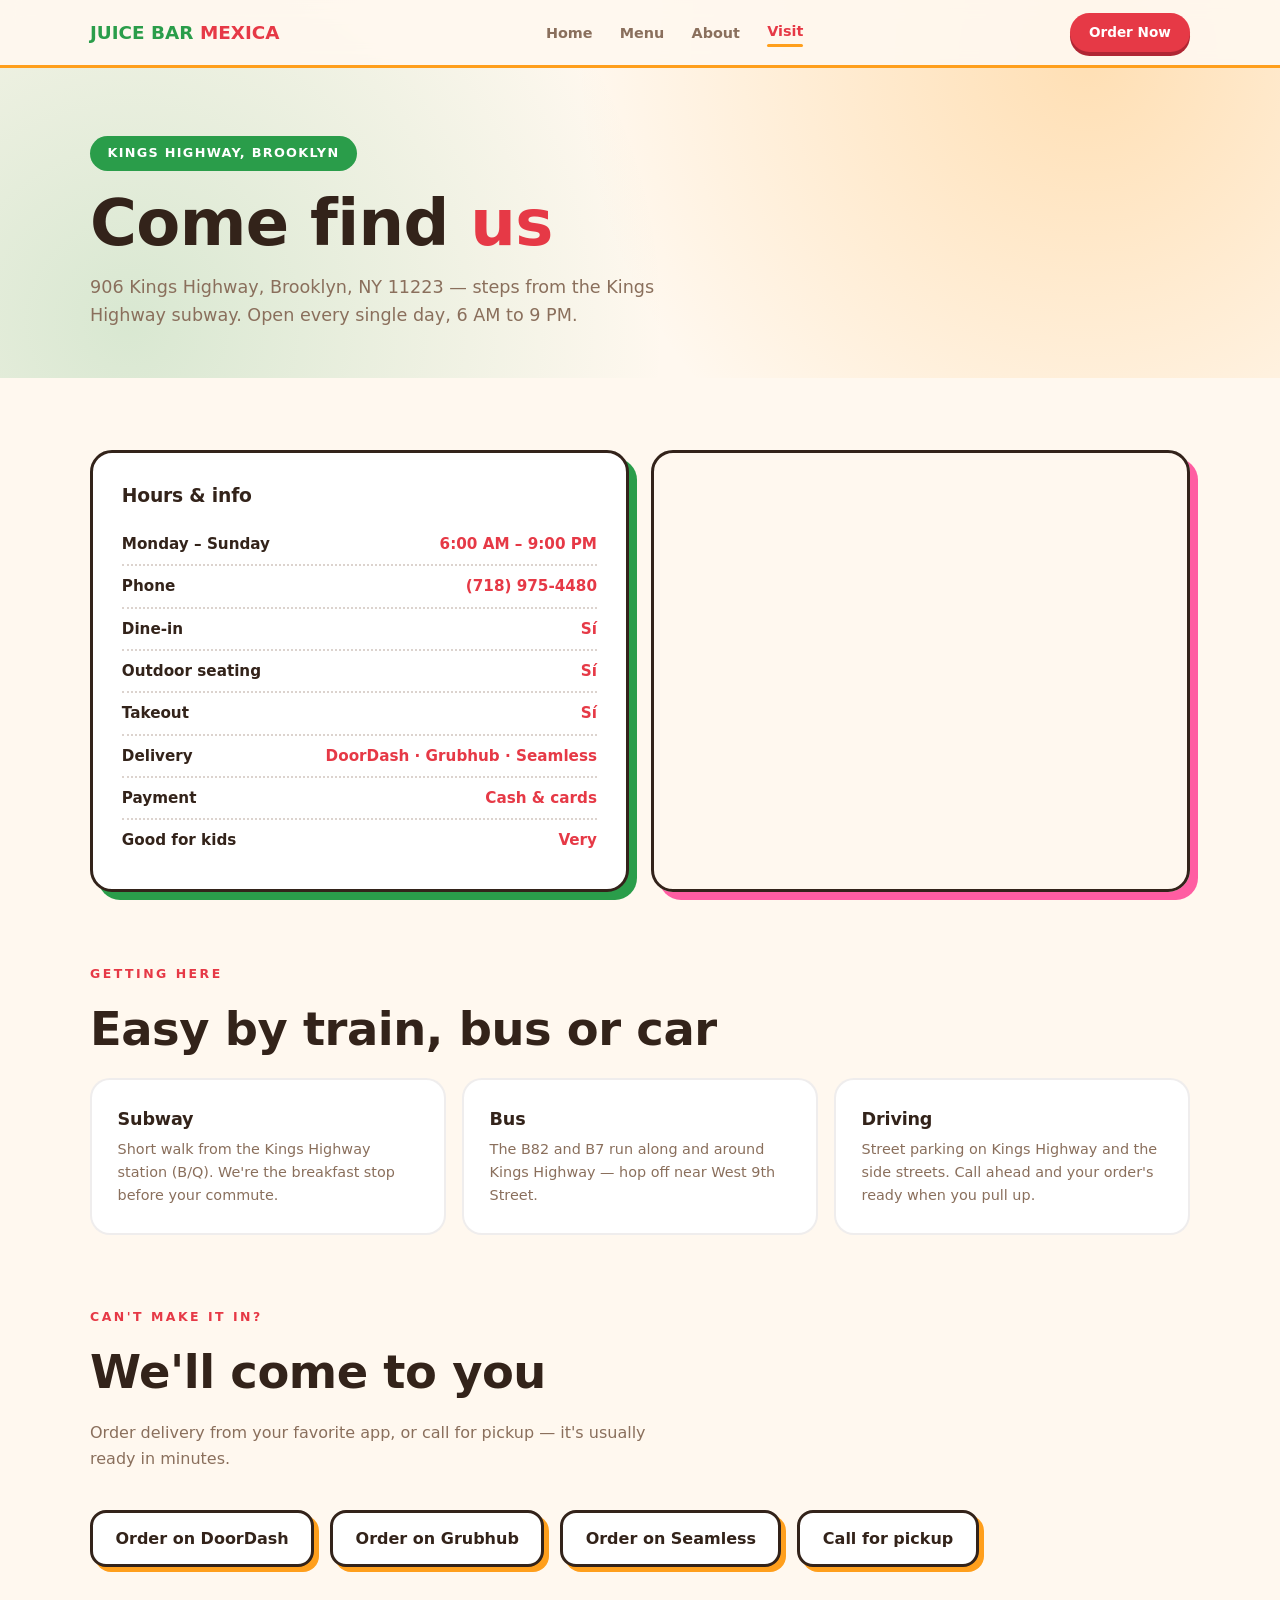
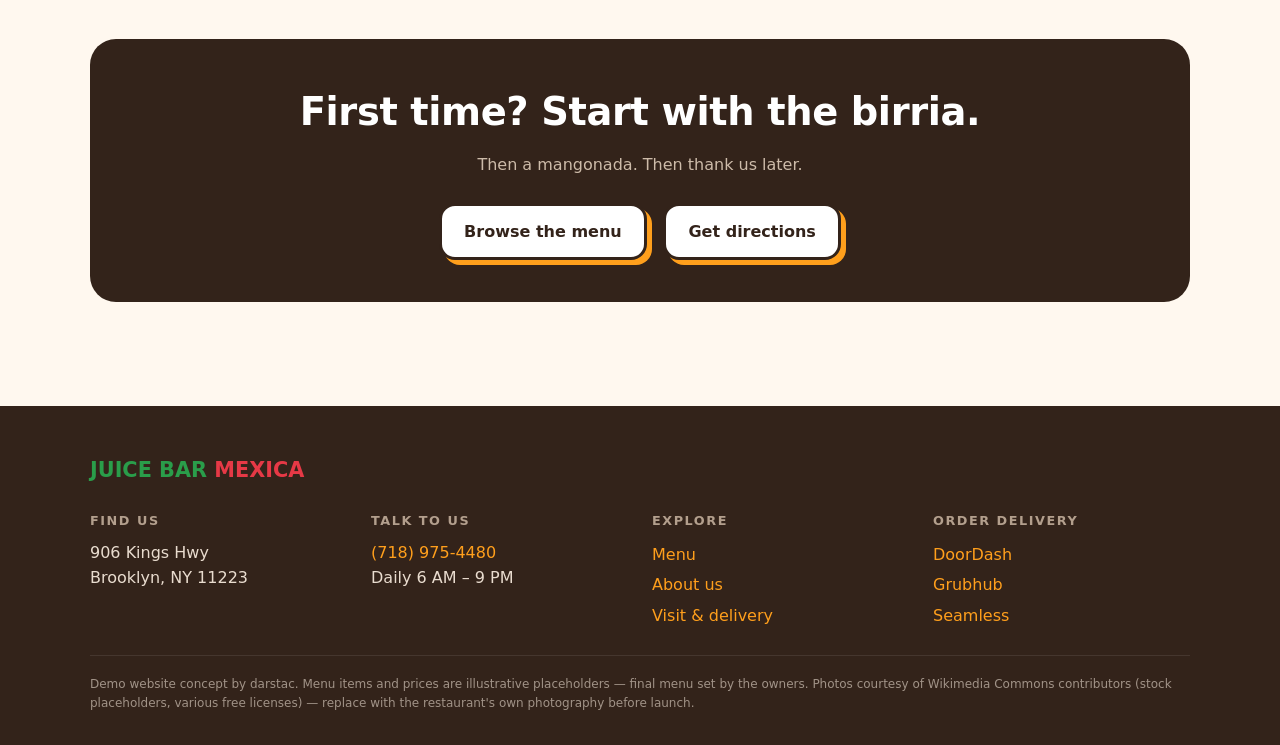
<file: visit.html>
<!DOCTYPE html>
<html lang="en">
<head>
<meta charset="UTF-8">
<meta name="viewport" content="width=device-width, initial-scale=1.0">
<title>Visit &amp; Delivery — Juice Bar Mexica, Brooklyn</title>
<meta name="description" content="Find Juice Bar Mexica at 906 Kings Highway, Brooklyn, NY 11223. Open daily 6 AM – 9 PM. Dine in, take out, or order on DoorDash, Grubhub &amp; Seamless.">
<link rel="stylesheet" href="css/styles.css">
</head>
<body>

<nav>
  <div class="wrap">
    <div class="nav-in">
      <a class="logo" href="index.html"><span class="j">JUICE BAR</span> <span class="m">MEXICA</span></a>
      <ul class="nav-links">
        <li><a href="index.html">Home</a></li>
        <li><a href="menu.html">Menu</a></li>
        <li><a href="about.html">About</a></li>
        <li><a class="active" href="visit.html">Visit</a></li>
      </ul>
      <a class="nav-cta" href="tel:+17189754480">Order Now</a>
      <button class="nav-toggle" aria-label="Menu" aria-expanded="false"><span></span><span></span><span></span></button>
    </div>
    <ul class="nav-mobile">
      <li><a href="index.html">Home</a></li>
      <li><a href="menu.html">Menu</a></li>
      <li><a href="about.html">About</a></li>
      <li><a class="active" href="visit.html">Visit</a></li>
    </ul>
  </div>
</nav>

<header class="page-hero">
  <div class="wrap">
    <span class="tag reveal">Kings Highway, Brooklyn</span>
    <h1 class="reveal d1">Come find <span style="color:var(--chile)">us</span></h1>
    <p class="lead reveal d2">906 Kings Highway, Brooklyn, NY 11223 — steps from the Kings Highway subway. Open every single day, 6 AM to 9 PM.</p>
  </div>
</header>

<section>
  <div class="wrap">
    <div class="visit-grid">
      <div class="vcard reveal">
        <h3 style="margin-bottom:.8rem">Hours &amp; info</h3>
        <div class="row"><span>Monday – Sunday</span><b>6:00 AM – 9:00 PM</b></div>
        <div class="row"><span>Phone</span><b><a href="tel:+17189754480" style="color:var(--chile);text-decoration:none">(718) 975-4480</a></b></div>
        <div class="row"><span>Dine-in</span><b>Sí</b></div>
        <div class="row"><span>Outdoor seating</span><b>Sí</b></div>
        <div class="row"><span>Takeout</span><b>Sí</b></div>
        <div class="row"><span>Delivery</span><b>DoorDash · Grubhub · Seamless</b></div>
        <div class="row"><span>Payment</span><b>Cash &amp; cards</b></div>
        <div class="row"><span>Good for kids</span><b>Very</b></div>
      </div>
      <div class="map reveal d1"><iframe loading="lazy" title="Map to Juice Bar Mexica at 906 Kings Highway" src="https://www.google.com/maps?q=906+Kings+Hwy,+Brooklyn,+NY+11223&output=embed"></iframe></div>
    </div>
  </div>
</section>

<section style="padding-top:0">
  <div class="wrap">
    <p class="eyebrow reveal">Getting here</p>
    <h2 class="sec-title reveal">Easy by train, bus or car</h2>
    <div class="why-grid">
      <div class="why reveal"><h3>Subway</h3><p>Short walk from the Kings Highway station (B/Q). We're the breakfast stop before your commute.</p></div>
      <div class="why reveal d1"><h3>Bus</h3><p>The B82 and B7 run along and around Kings Highway — hop off near West 9th Street.</p></div>
      <div class="why reveal d2"><h3>Driving</h3><p>Street parking on Kings Highway and the side streets. Call ahead and your order's ready when you pull up.</p></div>
    </div>
  </div>
</section>

<section style="padding-top:0">
  <div class="wrap">
    <p class="eyebrow reveal">Can't make it in?</p>
    <h2 class="sec-title reveal">We'll come to you</h2>
    <p class="sec-sub reveal">Order delivery from your favorite app, or call for pickup — it's usually ready in minutes.</p>
    <div class="deliv reveal">
      <a href="https://www.doordash.com/store/mexican-food-and-juice-bar-brooklyn-1431815/" rel="noopener">Order on DoorDash</a>
      <a href="https://www.grubhub.com/restaurant/mexican-food-and-juice-bar-906-kings-hwy-brooklyn/2118603" rel="noopener">Order on Grubhub</a>
      <a href="https://www.seamless.com/menu/mexican-food-and-juice-bar-906-kings-hwy-brooklyn/2118603" rel="noopener">Order on Seamless</a>
      <a href="tel:+17189754480">Call for pickup</a>
    </div>
  </div>
</section>

<section style="padding-top:0">
  <div class="wrap">
    <div class="cta-band reveal">
      <h2>First time? Start with the birria.</h2>
      <p>Then a mangonada. Then thank us later.</p>
      <div class="deliv" style="justify-content:center">
        <a href="menu.html">Browse the menu</a>
        <a href="https://maps.google.com/?q=906+Kings+Hwy+Brooklyn+NY+11223" rel="noopener">Get directions</a>
      </div>
    </div>
  </div>
</section>

<footer>
  <div class="wrap">
    <a class="logo" href="index.html"><span style="color:var(--lime)">JUICE BAR</span> <span style="color:var(--chile)">MEXICA</span></a>
    <div class="fgrid">
      <div><h4>Find us</h4>906 Kings Hwy<br>Brooklyn, NY 11223</div>
      <div><h4>Talk to us</h4><a href="tel:+17189754480">(718) 975-4480</a><br>Daily 6 AM – 9 PM</div>
      <div><h4>Explore</h4><ul><li><a href="menu.html">Menu</a></li><li><a href="about.html">About us</a></li><li><a href="visit.html">Visit &amp; delivery</a></li></ul></div>
      <div><h4>Order delivery</h4><ul><li><a href="https://www.doordash.com/store/mexican-food-and-juice-bar-brooklyn-1431815/" rel="noopener">DoorDash</a></li><li><a href="https://www.grubhub.com/restaurant/mexican-food-and-juice-bar-906-kings-hwy-brooklyn/2118603" rel="noopener">Grubhub</a></li><li><a href="https://www.seamless.com/menu/mexican-food-and-juice-bar-906-kings-hwy-brooklyn/2118603" rel="noopener">Seamless</a></li></ul></div>
    </div>
    <div class="demo-note">Demo website concept by darstac. Menu items and prices are illustrative placeholders — final menu set by the owners. Photos courtesy of Wikimedia Commons contributors (stock placeholders, various free licenses) — replace with the restaurant's own photography before launch.</div>
  </div>
</footer>

<div class="callbar">
  <a href="https://maps.google.com/?q=906+Kings+Hwy+Brooklyn+NY+11223">Directions</a>
  <a class="hot" href="tel:+17189754480">Order Now</a>
</div>

<script src="js/main.js"></script>
</body>
</html>
</file>
<file: css/styles.css>
:root{
  --sun:#ff9f1c;--chile:#e63946;--lime:#2a9d4a;--pink:#ff5da2;--cream:#fff8ef;
  --ink:#33231a;--soft:#8a6f5c;
}
*{margin:0;padding:0;box-sizing:border-box}
html{scroll-behavior:smooth}
body{font-family:'Segoe UI',system-ui,sans-serif;background:var(--cream);color:var(--ink);line-height:1.6;overflow-x:hidden}
h1,h2,h3{font-weight:800;letter-spacing:-.01em}
.wrap{width:min(1100px,92%);margin:0 auto}

/* nav */
nav{position:fixed;inset:0 0 auto;z-index:100;background:rgba(255,248,239,.93);backdrop-filter:blur(10px);border-bottom:3px solid var(--sun)}
.nav-in{display:flex;align-items:center;justify-content:space-between;padding:.8rem 0;gap:1rem}
.logo{text-decoration:none;font-weight:900;font-size:1.15rem;color:var(--ink);white-space:nowrap}
.logo .j{color:var(--lime)}.logo .m{color:var(--chile)}
.nav-links{display:none;gap:1.7rem;list-style:none;align-items:center}
.nav-links a{text-decoration:none;color:var(--soft);font-weight:600;font-size:.9rem;transition:color .2s}
.nav-links a:hover{color:var(--chile)}
.nav-links a.active{color:var(--chile)}
.nav-links a.active::after{content:'';display:block;height:3px;border-radius:3px;background:var(--sun)}
.nav-cta{background:var(--chile);color:#fff;text-decoration:none;padding:.55rem 1.2rem;border-radius:99px;font-weight:700;font-size:.85rem;box-shadow:0 4px 0 #b02633;transition:transform .15s,box-shadow .15s;white-space:nowrap}
.nav-cta:active{transform:translateY(3px);box-shadow:0 1px 0 #b02633}
.nav-toggle{display:inline-flex;flex-direction:column;gap:5px;background:none;border:0;cursor:pointer;padding:.5rem}
.nav-toggle span{width:24px;height:3px;border-radius:3px;background:var(--ink);transition:transform .25s,opacity .25s}
.nav-toggle[aria-expanded="true"] span:nth-child(1){transform:translateY(8px) rotate(45deg)}
.nav-toggle[aria-expanded="true"] span:nth-child(2){opacity:0}
.nav-toggle[aria-expanded="true"] span:nth-child(3){transform:translateY(-8px) rotate(-45deg)}
.nav-mobile{display:none;list-style:none;padding:0 0 1rem;border-top:2px dashed rgba(138,111,92,.3)}
.nav-mobile.open{display:block}
.nav-mobile a{display:block;padding:.7rem 0;text-decoration:none;color:var(--ink);font-weight:700;border-bottom:1px solid rgba(138,111,92,.15)}
.nav-mobile a.active{color:var(--chile)}
@media(min-width:760px){.nav-links{display:flex}.nav-toggle{display:none}.nav-mobile{display:none !important}}

/* page hero (interior pages) */
.page-hero{padding:8.5rem 0 3rem;position:relative;overflow:hidden;background:
 radial-gradient(circle at 85% 15%,rgba(255,159,28,.28),transparent 45%),
 radial-gradient(circle at 10% 85%,rgba(42,157,74,.18),transparent 45%),var(--cream)}
.page-hero h1{font-size:clamp(2.4rem,8vw,4rem);line-height:1.05}
.page-hero p.lead{max-width:36rem;color:var(--soft);font-size:1.1rem;margin-top:1rem;font-weight:500}

/* home hero */
.hero{min-height:100svh;display:flex;align-items:center;position:relative;overflow:hidden;background:
 radial-gradient(circle at 85% 15%,rgba(255,159,28,.28),transparent 45%),
 radial-gradient(circle at 10% 85%,rgba(42,157,74,.18),transparent 45%),
 radial-gradient(circle at 70% 90%,rgba(255,93,162,.15),transparent 40%),var(--cream)}
.hero-in{position:relative;padding:7rem 0 5rem}
.hero-grid{display:grid;gap:2.5rem;align-items:center}
@media(min-width:900px){.hero-grid{grid-template-columns:1.05fr .95fr}}
.hero-photo{width:100%;aspect-ratio:4/3;object-fit:cover;border-radius:26px;border:3px solid var(--ink);box-shadow:10px 10px 0 var(--sun);display:block}
.tag{display:inline-block;background:var(--lime);color:#fff;font-weight:800;font-size:.8rem;letter-spacing:.1em;text-transform:uppercase;padding:.45rem 1.1rem;border-radius:99px;transform:rotate(-2deg);margin-bottom:1.2rem}
.hero h1{font-size:clamp(2.8rem,10vw,5.5rem);line-height:1.02}
.hero h1 .fresh{color:var(--sun);display:block}
.hero h1 .real{color:var(--chile)}
.hero p{max-width:32rem;color:var(--soft);font-size:1.1rem;margin:1.2rem 0 2rem;font-weight:500}
.btn{display:inline-flex;align-items:center;gap:.5rem;padding:1rem 1.8rem;border-radius:99px;text-decoration:none;font-weight:800;font-size:1rem;transition:transform .15s,box-shadow .15s}
.btn-sun{background:var(--sun);color:#3d2600;box-shadow:0 5px 0 #cc7d12}
.btn-sun:active{transform:translateY(4px);box-shadow:0 1px 0 #cc7d12}
.btn-out{border:3px solid var(--ink);color:var(--ink);box-shadow:0 5px 0 var(--ink)}
.btn-out:active{transform:translateY(4px);box-shadow:0 1px 0 var(--ink)}
.btn-lime{background:var(--lime);color:#fff;box-shadow:0 5px 0 #1c7a37}
.btn-lime:active{transform:translateY(4px);box-shadow:0 1px 0 #1c7a37}
.hero-ctas{display:flex;flex-wrap:wrap;gap:1rem}
.hero-open{margin-top:2.6rem;display:inline-flex;align-items:center;gap:.6rem;background:#fff;border:2px dashed var(--lime);border-radius:14px;padding:.7rem 1.2rem;font-weight:700;color:var(--lime)}

/* ticker */
.ticker{background:var(--chile);color:#fff;overflow:hidden;padding:.7rem 0;transform:rotate(-1deg) scale(1.02)}
.ticker-track{display:flex;gap:2.5rem;width:max-content;animation:roll 22s linear infinite;font-weight:800;letter-spacing:.08em;text-transform:uppercase;font-size:.85rem;white-space:nowrap}
@keyframes roll{to{transform:translateX(-50%)}}

section{padding:4.5rem 0}
.eyebrow{color:var(--chile);font-weight:800;letter-spacing:.2em;text-transform:uppercase;font-size:.78rem;margin-bottom:.5rem}
.sec-title{font-size:clamp(2rem,6vw,2.9rem);margin-bottom:.7rem}
.sec-sub{color:var(--soft);max-width:36rem;margin-bottom:2.4rem;font-weight:500}

/* juice cards */
.j-grid{display:grid;gap:1rem;grid-template-columns:repeat(2,1fr)}
@media(min-width:760px){.j-grid{grid-template-columns:repeat(4,1fr)}}
.jcard{border-radius:22px;padding:0 0 1.4rem;text-align:center;color:#fff;position:relative;overflow:hidden;transition:transform .3s}
.jcard:hover{transform:translateY(-6px) rotate(-1deg)}
.jcard img{width:100%;height:160px;object-fit:cover;display:block;margin-bottom:.9rem}
.jcard h3{font-size:1.05rem;padding:0 1.1rem}
.jcard p{padding:0 1.1rem}
.jcard p{font-size:.8rem;opacity:.9;margin:.3rem 0 .6rem}
.jcard .p{font-weight:900;font-size:1.1rem;background:rgba(255,255,255,.25);border-radius:99px;padding:.2rem .9rem;display:inline-block}
.c1{background:linear-gradient(160deg,#ff9f1c,#f07300)}
.c2{background:linear-gradient(160deg,#2a9d4a,#1c7a37)}
.c3{background:linear-gradient(160deg,#ff5da2,#e63975)}
.c4{background:linear-gradient(160deg,#e63946,#c1121f)}

/* food menu panels */
.food{background:#fff;border-radius:26px;border:3px solid var(--ink);box-shadow:8px 8px 0 var(--sun);padding:2rem 1.4rem}
@media(min-width:760px){.food{padding:2.6rem}}
.food-cols{display:grid;gap:2rem}
@media(min-width:760px){.food-cols{grid-template-columns:1fr 1fr}}
.food h3{color:var(--chile);text-transform:uppercase;letter-spacing:.12em;font-size:.9rem;border-bottom:3px solid var(--sun);padding-bottom:.5rem;margin-bottom:.9rem}
.fi{display:flex;justify-content:space-between;gap:.8rem;padding:.55rem 0;align-items:baseline}
.fi .n{font-weight:700}
.fi .d{display:block;font-weight:500;color:var(--soft);font-size:.82rem}
.fi .p{font-weight:900;color:var(--lime);white-space:nowrap}
.star-dish{background:var(--cream);border-radius:14px;padding:.7rem .9rem;margin:.3rem -0.9rem}
.star-dish .badge{background:var(--chile);color:#fff;font-size:.65rem;font-weight:800;letter-spacing:.08em;border-radius:99px;padding:.15rem .6rem;text-transform:uppercase;vertical-align:2px;margin-left:.4rem}
.menu-stack{display:grid;gap:2.2rem}
.food.alt-lime{box-shadow:8px 8px 0 var(--lime)}
.food.alt-pink{box-shadow:8px 8px 0 var(--pink)}
.food.alt-chile{box-shadow:8px 8px 0 var(--chile)}
.menu-note{background:#fff;border:2px dashed var(--sun);border-radius:16px;padding:1rem 1.3rem;color:var(--soft);font-weight:600;font-size:.9rem;margin-top:1.6rem}

/* why cards */
.why-grid{display:grid;gap:1rem}
@media(min-width:760px){.why-grid{grid-template-columns:repeat(3,1fr)}}
.why{background:#fff;border-radius:20px;padding:1.6rem;border:2px solid rgba(51,35,26,.08);transition:transform .3s,border-color .3s}
.why:hover{transform:translateY(-4px);border-color:var(--sun)}
.why .pic{width:100%;height:150px;object-fit:cover;border-radius:14px;margin-bottom:.9rem;display:block}
.why h3{font-size:1.1rem;margin-bottom:.3rem}
.why p{color:var(--soft);font-size:.9rem;font-weight:500}

/* reviews */
.rev-grid{display:grid;gap:1rem}
@media(min-width:760px){.rev-grid{grid-template-columns:repeat(3,1fr)}}
.rev{background:#fff;border-radius:20px;padding:1.6rem;border:3px solid var(--ink);box-shadow:6px 6px 0 var(--sun);display:flex;flex-direction:column;gap:.6rem}
.rev.alt1{box-shadow:6px 6px 0 var(--lime)}
.rev.alt2{box-shadow:6px 6px 0 var(--pink)}
.rev .stars{color:var(--sun);font-size:1.05rem;letter-spacing:.1em}
.rev blockquote{font-weight:700;font-size:1rem;line-height:1.45}
.rev cite{color:var(--soft);font-style:normal;font-weight:600;font-size:.82rem}
.rating-pill{display:inline-flex;align-items:center;gap:.5rem;background:var(--ink);color:#fff;border-radius:99px;padding:.5rem 1.2rem;font-weight:800}
.rating-pill .n{color:var(--sun);font-size:1.2rem}

/* visit */
.visit-grid{display:grid;gap:1.4rem}
@media(min-width:820px){.visit-grid{grid-template-columns:1fr 1fr}}
.vcard{background:#fff;border-radius:22px;border:3px solid var(--ink);padding:1.8rem;box-shadow:8px 8px 0 var(--lime)}
.vcard.alt-sun{box-shadow:8px 8px 0 var(--sun)}
.vcard .row{display:flex;justify-content:space-between;padding:.5rem 0;border-bottom:2px dotted rgba(138,111,92,.3);font-weight:600;font-size:.95rem;gap:1rem}
.vcard .row:last-child{border:0}
.vcard .row b{color:var(--chile);text-align:right}
.map{border-radius:22px;overflow:hidden;border:3px solid var(--ink);min-height:300px;box-shadow:8px 8px 0 var(--pink)}
.map iframe{width:100%;height:100%;min-height:300px;border:0}

/* delivery buttons */
.deliv{display:flex;flex-wrap:wrap;gap:1rem}
.deliv a{display:inline-flex;align-items:center;gap:.5rem;background:#fff;border:3px solid var(--ink);border-radius:16px;padding:.8rem 1.4rem;text-decoration:none;color:var(--ink);font-weight:800;box-shadow:5px 5px 0 var(--sun);transition:transform .15s,box-shadow .15s}
.deliv a:active{transform:translate(4px,4px);box-shadow:1px 1px 0 var(--sun)}

/* about */
.story{display:grid;gap:2rem;align-items:center}
@media(min-width:820px){.story{grid-template-columns:1.1fr .9fr}}
.story-img{width:100%;aspect-ratio:4/3;object-fit:cover;border-radius:26px;border:3px solid var(--ink);box-shadow:8px 8px 0 var(--lime);display:block}
.photo-row{display:grid;gap:1rem;grid-template-columns:1fr 1fr;margin-bottom:1.8rem}
@media(min-width:760px){.photo-row.three{grid-template-columns:repeat(3,1fr)}}
.photo-row img{width:100%;height:210px;object-fit:cover;border-radius:20px;border:3px solid var(--ink);box-shadow:6px 6px 0 var(--pink);display:block}
.photo-row img:nth-child(2){box-shadow:6px 6px 0 var(--lime)}
.photo-row img:nth-child(3){box-shadow:6px 6px 0 var(--sun)}
.story p{color:var(--soft);font-weight:500;margin-bottom:1rem}
.story p strong{color:var(--ink)}
.timeline{border-left:4px solid var(--sun);padding-left:1.4rem;display:grid;gap:1.3rem;margin-top:1rem}
.timeline .t{position:relative}
.timeline .t::before{content:'';position:absolute;left:-1.85rem;top:.4rem;width:14px;height:14px;border-radius:50%;background:var(--chile);border:3px solid var(--cream)}
.timeline .t h3{font-size:1rem}
.timeline .t p{font-size:.9rem;margin:0}

/* faq */
.faq{display:grid;gap:.8rem;max-width:46rem}
.faq details{background:#fff;border:2px solid rgba(51,35,26,.12);border-radius:16px;padding:1rem 1.3rem;transition:border-color .2s}
.faq details[open]{border-color:var(--sun)}
.faq summary{font-weight:800;cursor:pointer;list-style:none;display:flex;justify-content:space-between;align-items:center;gap:1rem}
.faq summary::after{content:'+';font-size:1.4rem;color:var(--chile);font-weight:900;transition:transform .2s}
.faq details[open] summary::after{transform:rotate(45deg)}
.faq details p{color:var(--soft);font-weight:500;font-size:.92rem;margin-top:.6rem}

/* big cta band */
.cta-band{background:var(--ink);border-radius:26px;padding:2.6rem 2rem;text-align:center;color:#fff}
.cta-band h2{font-size:clamp(1.7rem,5vw,2.4rem);margin-bottom:.6rem}
.cta-band p{color:#cdbba9;font-weight:500;margin-bottom:1.6rem}

footer{background:var(--ink);color:#e9dccf;padding:3rem 0 2rem;margin-top:2rem}
footer .logo{color:#fff;font-size:1.3rem}
footer .fgrid{display:grid;gap:1.5rem;margin:1.5rem 0}
@media(min-width:700px){footer .fgrid{grid-template-columns:repeat(4,1fr)}}
footer a{color:var(--sun);text-decoration:none}
footer h4{font-size:.8rem;text-transform:uppercase;letter-spacing:.12em;color:#b39f8d;margin-bottom:.5rem}
footer ul{list-style:none}
footer ul li{padding:.15rem 0}
.demo-note{border-top:1px solid rgba(255,255,255,.15);padding-top:1.2rem;font-size:.75rem;opacity:.6}

.callbar{position:fixed;bottom:0;left:0;right:0;z-index:90;display:flex;background:var(--ink);box-shadow:0 -6px 24px rgba(0,0,0,.25)}
.callbar a{flex:1;text-align:center;padding:1rem .5rem;color:#fff;text-decoration:none;font-weight:700;font-size:.9rem}
.callbar .hot{background:var(--chile)}
@media(min-width:760px){.callbar{display:none}}
body{padding-bottom:54px}
@media(min-width:760px){body{padding-bottom:0}}

.reveal{opacity:0;transform:translateY(26px);transition:opacity .7s ease,transform .7s ease}
.reveal.in{opacity:1;transform:none}
.reveal.d1{transition-delay:.1s}.reveal.d2{transition-delay:.2s}.reveal.d3{transition-delay:.3s}
@media(prefers-reduced-motion:reduce){.reveal{opacity:1;transform:none;transition:none}.ticker-track{animation:none}}
</file>
